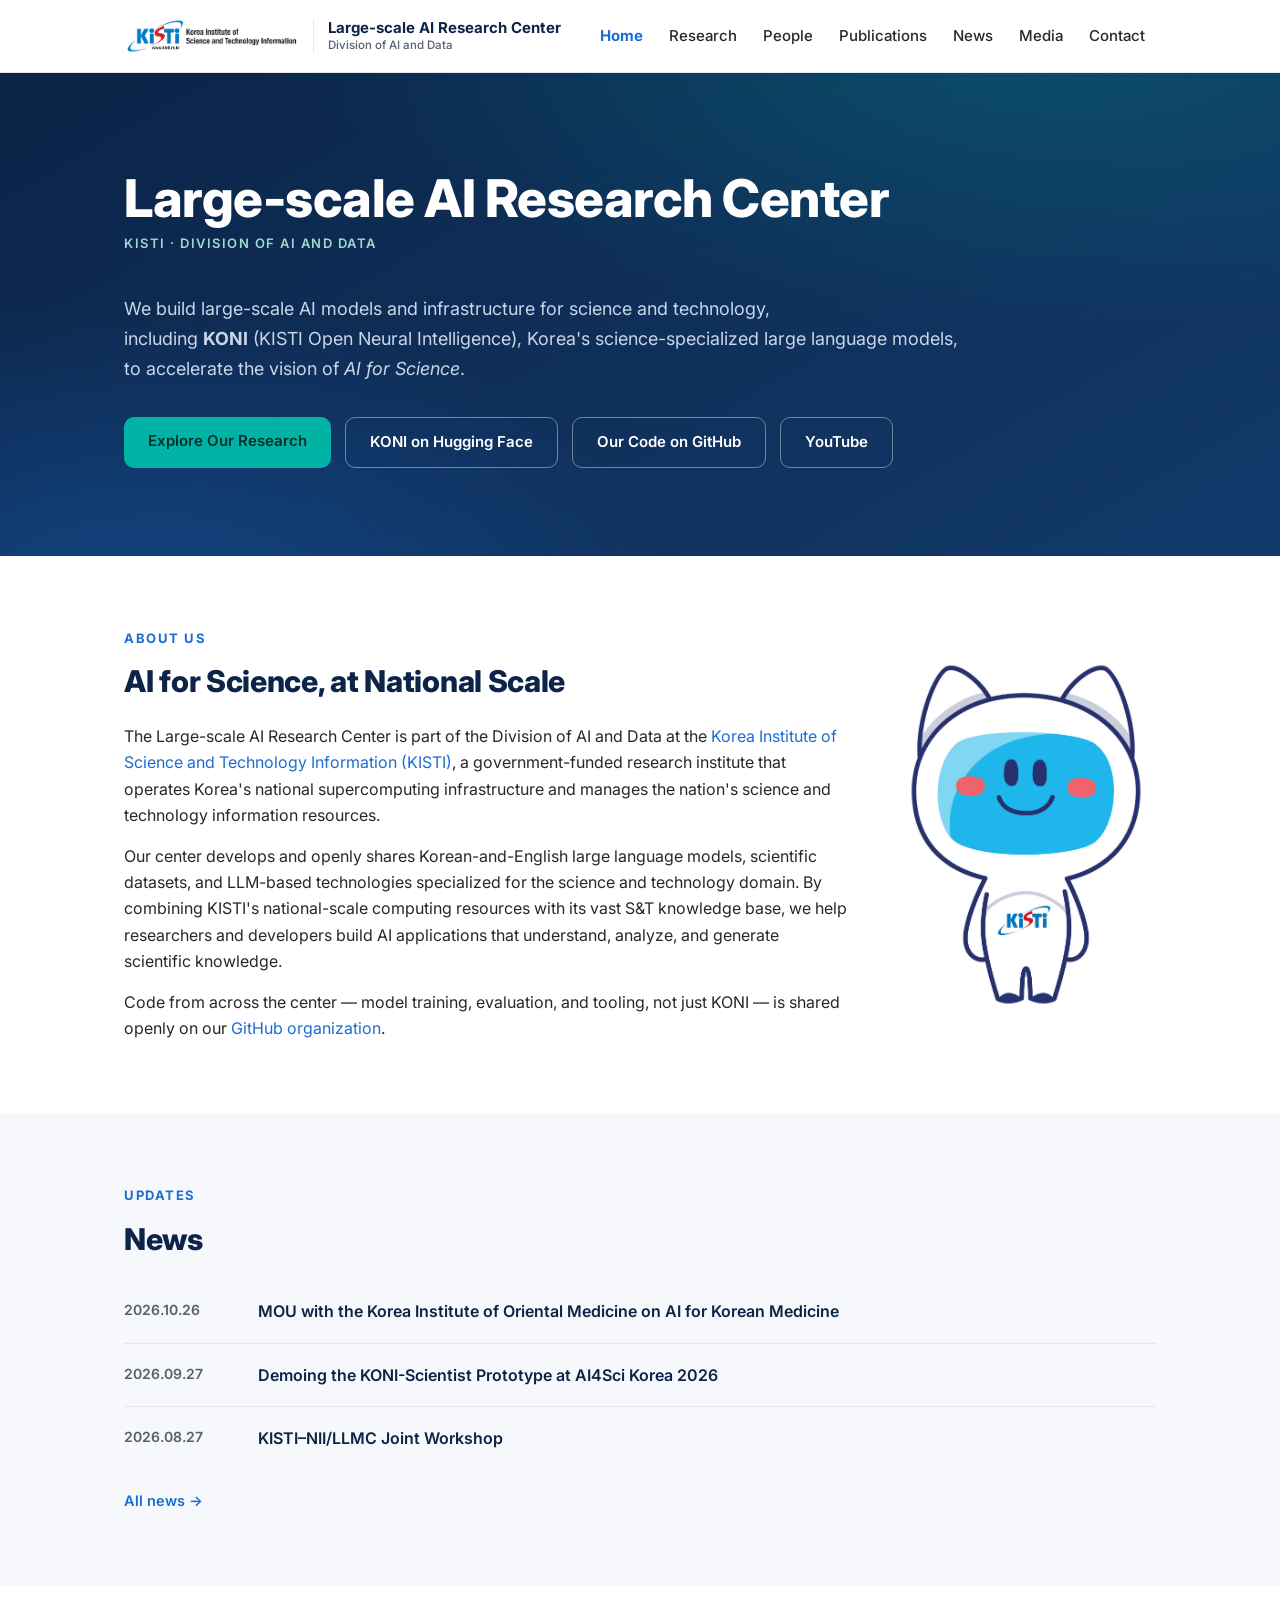
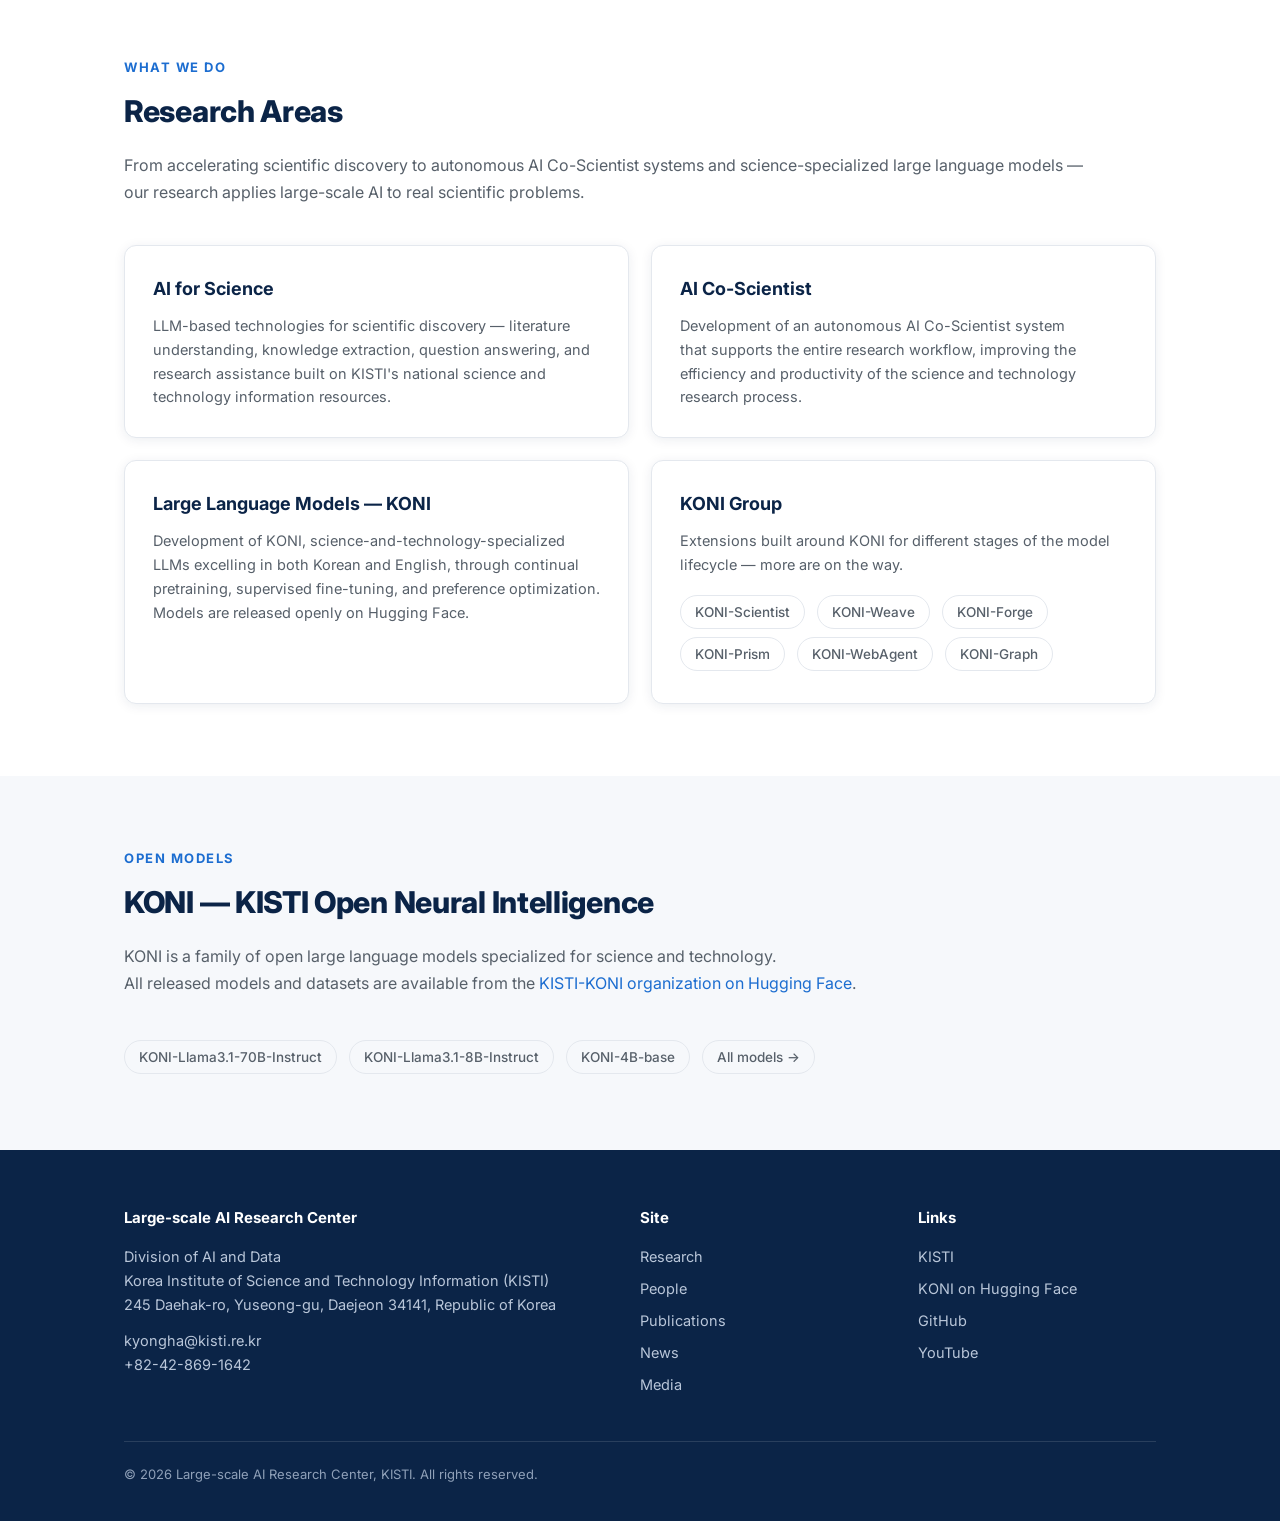
<file: index.html>
<!DOCTYPE html>
<html lang="en">
<head>
  <meta charset="UTF-8" />
  <meta name="viewport" content="width=device-width, initial-scale=1.0" />
  <title>KISTI-AI Research</title>
  <meta name="description" content="Large-scale AI Research Center, Division of AI and Data, Korea Institute of Science and Technology Information (KISTI). We develop KONI, Korea's science-specialized large language models, and pursue AI for Science." />
  <link rel="preconnect" href="https://fonts.googleapis.com" />
  <link rel="preconnect" href="https://fonts.gstatic.com" crossorigin />
  <link href="https://fonts.googleapis.com/css2?family=Inter:wght@400;500;600;700;800&family=Noto+Sans+KR:wght@400;500;700&display=swap" rel="stylesheet" />
  <link rel="icon" type="image/png" sizes="32x32" href="images/favicon-32.png" />
  <link rel="icon" type="image/png" sizes="192x192" href="images/favicon-192.png" />
  <link rel="apple-touch-icon" href="images/apple-touch-icon.png" />
  <!-- Bump ?v= whenever style.css changes, so browsers never pair cached CSS with new HTML. -->
  <link rel="stylesheet" href="assets/css/style.css?v=2026-11-05d" />
</head>
<body>

  <header class="site-header">
    <div class="container nav-wrap">
      <a class="brand" href="index.html">
        <img src="images/KISTI_logo.png" alt="KISTI — Korea Institute of Science and Technology Information" />
        <span class="brand-text">
          <span class="brand-name">Large-scale AI Research Center</span>
          <span class="brand-sub">Division of AI and Data</span>
        </span>
      </a>
      <button class="nav-toggle" aria-label="Toggle navigation" aria-expanded="false">☰</button>
      <nav class="site-nav">
        <ul>
          <li><a href="index.html" class="active">Home</a></li>
          <li><a href="research.html">Research</a></li>
          <li><a href="people.html">People</a></li>
          <li><a href="publications.html">Publications</a></li>
          <li><a href="news.html">News</a></li>
          <li><a href="media.html">Media</a></li>
          <li><a href="index.html#contact">Contact</a></li>
        </ul>
      </nav>
    </div>
  </header>

  <!-- Hero -->
  <section class="hero">
    <div class="container">
      <h1>Large-scale AI Research Center</h1>
      <span class="hero-kicker">KISTI &middot; Division of AI and Data</span>
      <p class="lead">
        We build large-scale AI models and infrastructure for science and technology,<br class="sb" />
        including <strong>KONI</strong> (KISTI Open Neural Intelligence), Korea's
        <span class="nowrap">science-specialized</span> large language models,<br class="sb" />
        to accelerate the vision of
        <em class="nowrap">AI for Science</em>.
      </p>
      <div class="hero-actions">
        <a class="btn btn-primary" href="research.html">Explore Our Research</a>
        <a class="btn btn-ghost" href="https://huggingface.co/KISTI-KONI" target="_blank" rel="noopener">KONI on Hugging Face</a>
        <a class="btn btn-ghost" href="https://github.com/KISTI-KONI" target="_blank" rel="noopener">Our Code on GitHub</a>
        <a class="btn btn-ghost" href="https://www.youtube.com/channel/UCPT6tS04saHyotXBanBHylQ" target="_blank" rel="noopener">YouTube</a>
      </div>
    </div>
  </section>

  <!-- About -->
  <section class="section" id="about">
    <div class="container about-split">
      <div>
        <div class="section-kicker">About Us</div>
        <h2>AI for Science, at National Scale</h2>
        <p>
          The Large-scale AI Research Center is part of the Division of AI and Data at the
          <a href="https://www.kisti.re.kr/eng/" target="_blank" rel="noopener">Korea Institute of
          Science and Technology Information (KISTI)</a>, a government-funded research institute
          that operates Korea's national supercomputing infrastructure and manages the nation's
          science and technology information resources.
        </p>
        <p>
          Our center develops and openly shares Korean-and-English large language models,
          scientific datasets, and LLM-based technologies specialized for the science and
          technology domain. By combining KISTI's national-scale computing resources with
          its vast S&amp;T knowledge base, we help researchers and developers build AI
          applications that understand, analyze, and generate scientific knowledge.
        </p>
        <p>
          Code from across the center&nbsp;— model training, evaluation, and tooling, not
          just KONI&nbsp;— is shared openly on our
          <a href="https://github.com/KISTI-KONI" target="_blank" rel="noopener">GitHub organization</a>.
        </p>
      </div>
      <img class="mascot" src="images/KION.jpg" alt="KION, the KISTI mascot" />
    </div>
  </section>

  <!-- News -->
  <section class="section soft" id="news">
    <div class="container">
      <div class="section-kicker">Updates</div>
      <h2>News</h2>
      <!-- Latest headlines only — the full text lives on news.html, reached
           through the "All news" link below. Keep this to the newest 2-3. -->
      <ul class="news-list news-titles">
        <li>
          <time>2026.10.26</time>
          <span>MOU with the Korea Institute of Oriental Medicine on AI for Korean Medicine</span>
        </li>
        <li>
          <time>2026.09.27</time>
          <span>Demoing the KONI-Scientist Prototype at AI4Sci Korea 2026</span>
        </li>
        <li>
          <time>2026.08.27</time>
          <span>KISTI–NII/LLMC Joint Workshop</span>
        </li>
      </ul>
      <p class="more-link"><a href="news.html">All news →</a></p>
    </div>
  </section>

  <!-- Research highlights -->
  <section class="section" id="research">
    <div class="container">
      <div class="section-kicker">What We Do</div>
      <h2>Research Areas</h2>
      <p class="section-intro">
        From accelerating scientific discovery to autonomous <span class="nowrap">AI Co-Scientist</span> systems and
        <span class="nowrap">science-specialized</span> large language models&nbsp;—<br class="sb" />
        our research applies large-scale AI to real scientific problems.
      </p>
      <div class="card-grid card-grid-2">
        <div class="card">
          <h3>AI for Science</h3>
          <p>
            LLM-based technologies for scientific discovery&nbsp;— literature understanding,
            knowledge extraction, question answering, and research assistance built on
            KISTI's national science and technology information resources.
          </p>
        </div>
        <div class="card">
          <h3>AI Co-Scientist</h3>
          <p>
            Development of an autonomous AI Co-Scientist system that supports the entire
            research workflow, improving the efficiency and productivity of the science
            and technology research process.
          </p>
        </div>
        <div class="card">
          <h3>Large Language Models&nbsp;— KONI</h3>
          <p>
            Development of KONI, science-and-technology-specialized LLMs excelling in both
            Korean and English, through continual pretraining, supervised fine-tuning,
            and preference optimization. Models are released openly on Hugging Face.
          </p>
        </div>
        <div class="card" id="koni-group">
          <h3>KONI Group</h3>
          <p>
            Extensions built around KONI for different stages of the model lifecycle&nbsp;—
            more are on the way.
          </p>
          <div class="model-links">
                        <a href="research.html#koni-scientist">KONI-Scientist</a>
<a href="research.html#koni-weave">KONI-Weave</a>
            <a href="research.html#koni-forge">KONI-Forge</a>
            <a href="research.html#koni-prism">KONI-Prism</a>
            <a href="research.html#koni-webagent">KONI-WebAgent</a>
            <a href="research.html#koni-graph">KONI-Graph</a>
          </div>
        </div>
      </div>
    </div>
  </section>

  <!-- KONI models -->
  <section class="section soft" id="models">
    <div class="container">
      <div class="section-kicker">Open Models</div>
      <h2>KONI&nbsp;— KISTI Open Neural Intelligence</h2>
      <p class="section-intro">
        KONI is a family of open large language models specialized for science and
        technology.<br class="sb" /> All released models and datasets are available from the
        <a href="https://huggingface.co/KISTI-KONI" target="_blank" rel="noopener">KISTI-KONI
        organization on Hugging Face</a>.
      </p>
      <div class="model-links">
        <a href="https://huggingface.co/KISTI-KONI/KONI-Llama3.1-70B-Instruct-20241115" target="_blank" rel="noopener">KONI-Llama3.1-70B-Instruct</a>
        <a href="https://huggingface.co/KISTI-KONI/KONI-Llama3.1-8B-Instruct-20241024" target="_blank" rel="noopener">KONI-Llama3.1-8B-Instruct</a>
        <a href="https://huggingface.co/KISTI-KONI/KONI-4B-base-20250819" target="_blank" rel="noopener">KONI-4B-base</a>
        <a href="https://huggingface.co/KISTI-KONI" target="_blank" rel="noopener">All models →</a>
      </div>
    </div>
  </section>

  <!-- Footer / Contact -->
  <footer class="site-footer" id="contact">
    <div class="container">
      <div class="footer-grid">
        <div>
          <h4>Large-scale AI Research Center</h4>
          <p>
            Division of AI and Data<br />
            Korea Institute of Science and Technology Information (KISTI)<br />
            245 Daehak-ro, Yuseong-gu, Daejeon 34141, Republic of Korea
          </p>
          <p class="footer-contact">
            <a href="mailto:kyongha@kisti.re.kr">kyongha@kisti.re.kr</a><br />
            <a href="tel:+82428691642">+82-42-869-1642</a>
          </p>
        </div>
        <div>
          <h4>Site</h4>
          <ul>
            <li><a href="research.html">Research</a></li>
            <li><a href="people.html">People</a></li>
            <li><a href="publications.html">Publications</a></li>
            <li><a href="news.html">News</a></li>
            <li><a href="media.html">Media</a></li>
          </ul>
        </div>
        <div>
          <h4>Links</h4>
          <ul>
            <li><a href="https://www.kisti.re.kr/eng/" target="_blank" rel="noopener">KISTI</a></li>
            <li><a href="https://huggingface.co/KISTI-KONI" target="_blank" rel="noopener">KONI on Hugging Face</a></li>
            <li><a href="https://github.com/KISTI-KONI" target="_blank" rel="noopener">GitHub</a></li>
            <li><a href="https://www.youtube.com/channel/UCPT6tS04saHyotXBanBHylQ" target="_blank" rel="noopener">YouTube</a></li>
          </ul>
        </div>
      </div>
      <div class="footer-bottom">
        &copy; 2026 Large-scale AI Research Center, KISTI. All rights reserved.
      </div>
    </div>
  </footer>

  <script src="assets/js/main.js"></script>
</body>
</html>
</file>
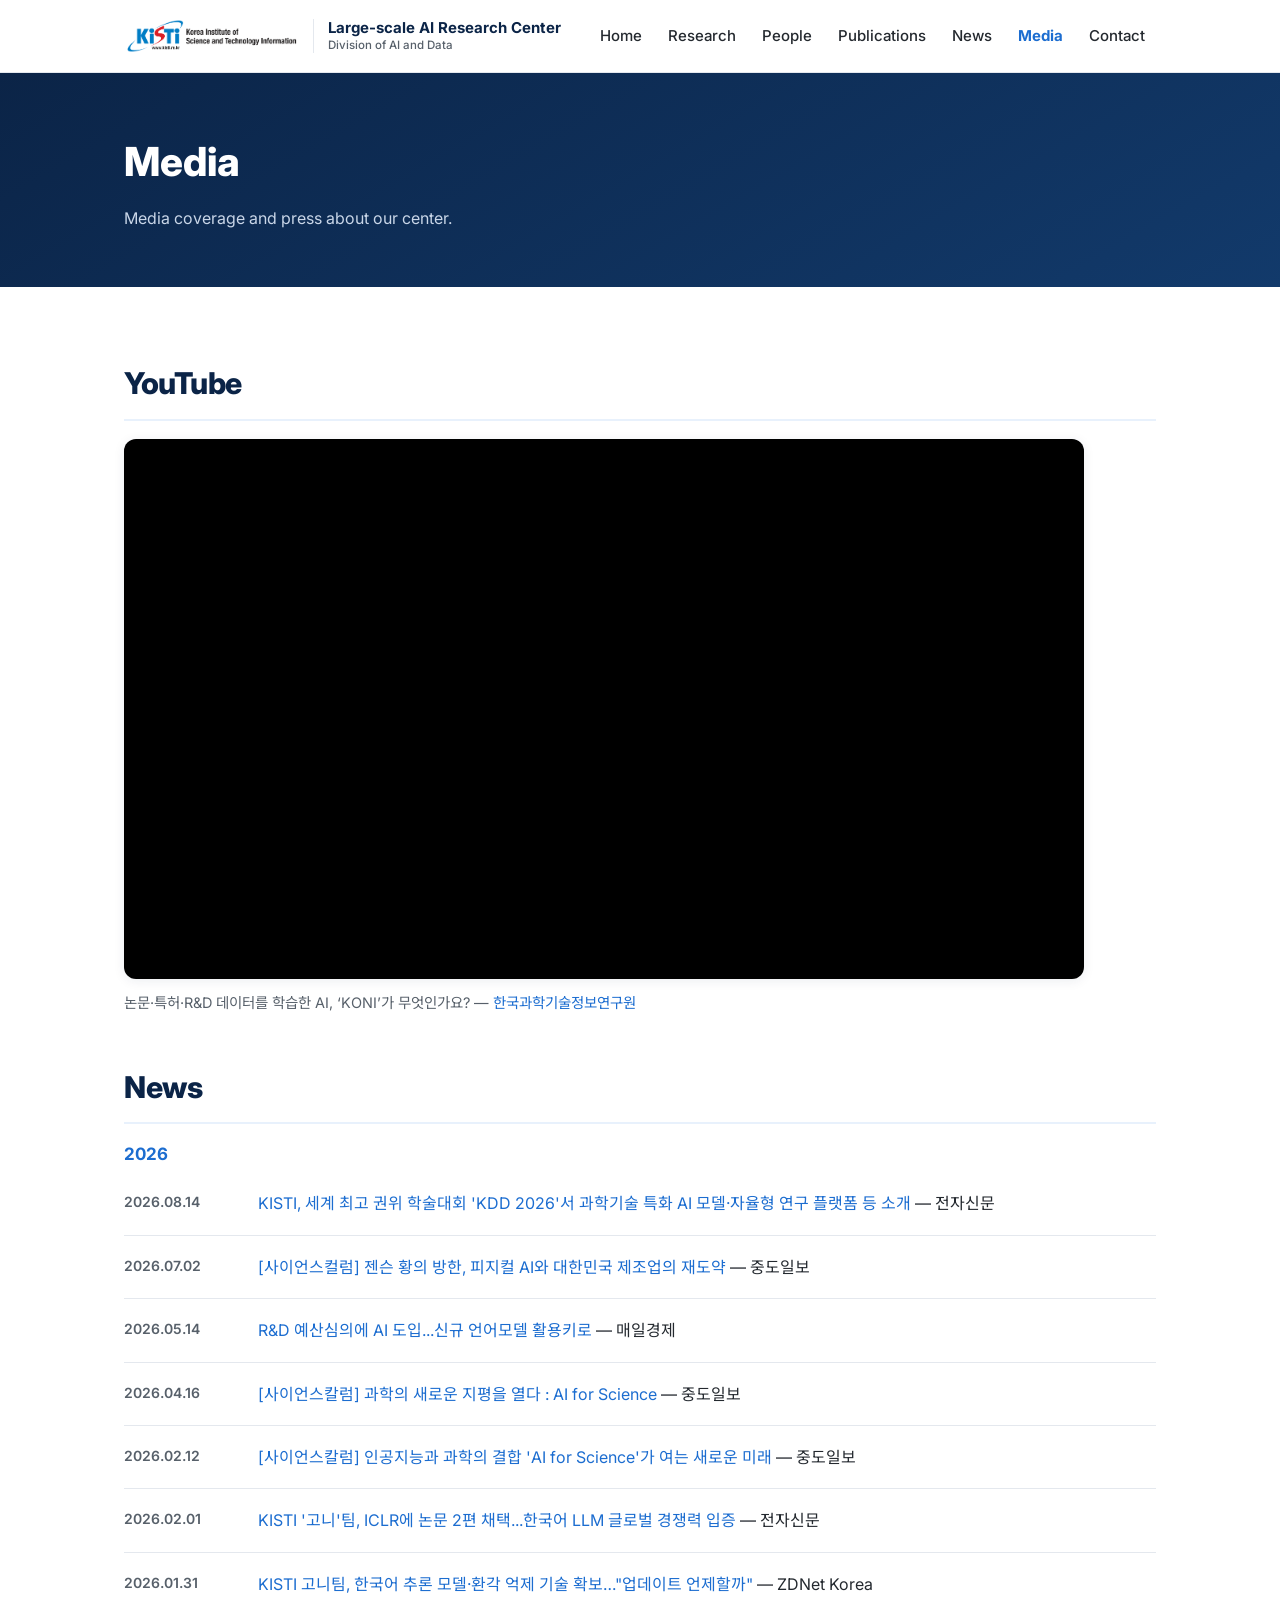
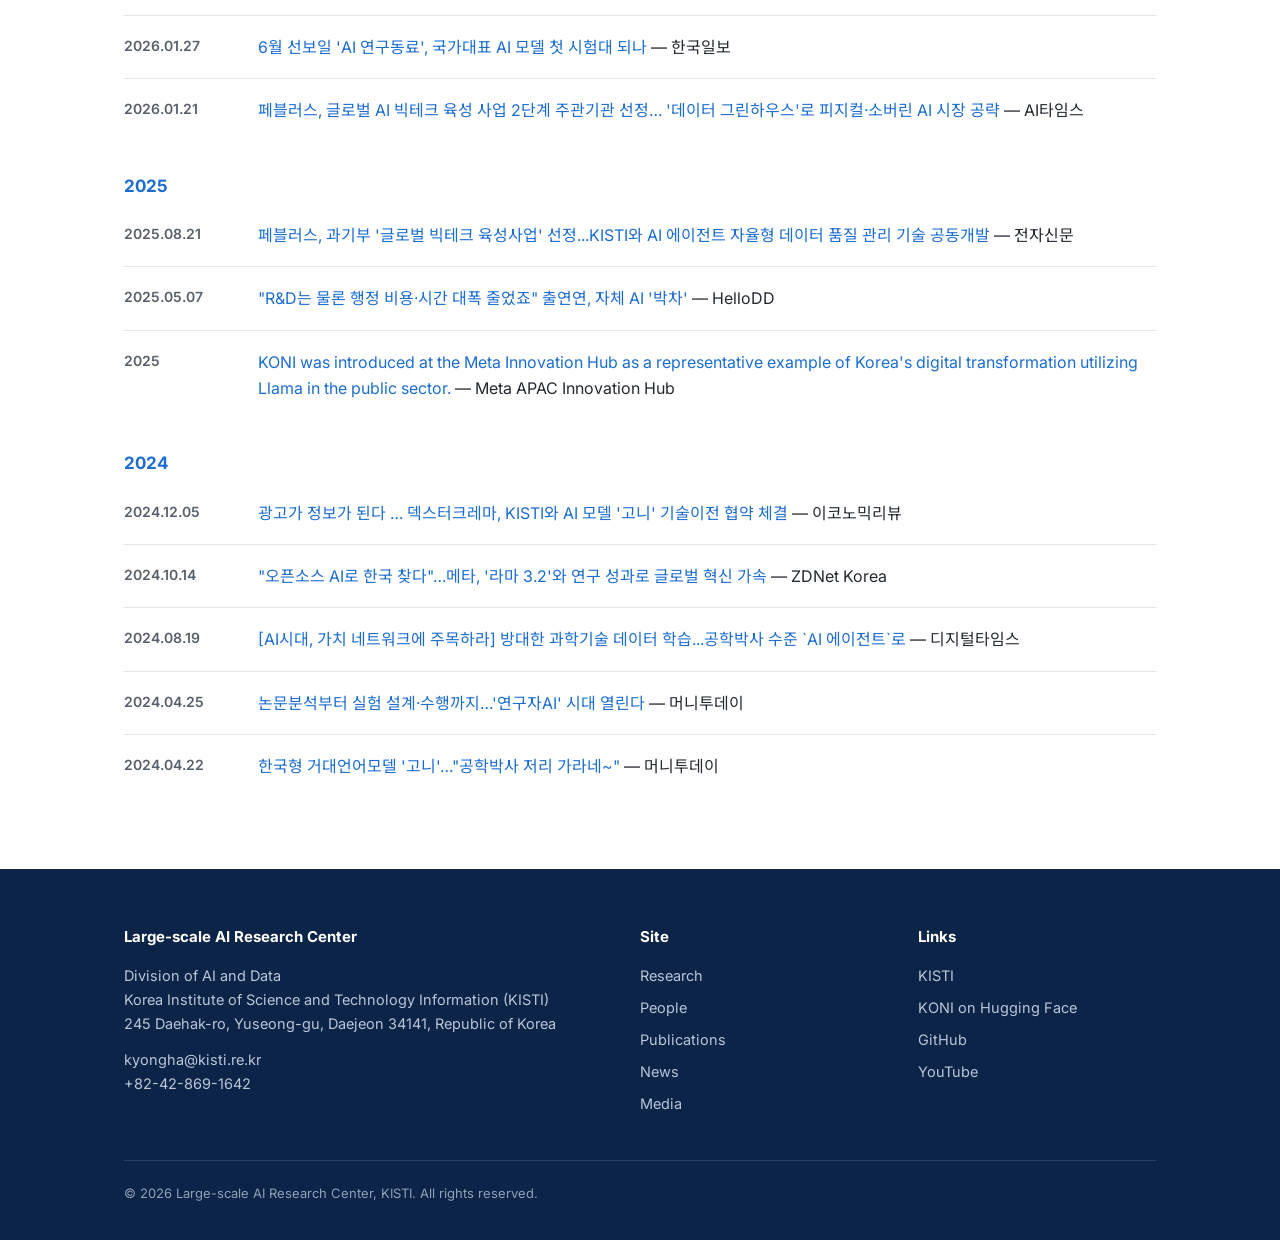
<file: media.html>
<!DOCTYPE html>
<html lang="en">
<head>
  <meta charset="UTF-8" />
  <meta name="viewport" content="width=device-width, initial-scale=1.0" />
  <title>KISTI-AI Research | Media</title>
  <meta name="description" content="Media coverage and press for the Large-scale AI Research Center, Division of AI and Data, KISTI." />
  <link rel="preconnect" href="https://fonts.googleapis.com" />
  <link rel="preconnect" href="https://fonts.gstatic.com" crossorigin />
  <link href="https://fonts.googleapis.com/css2?family=Inter:wght@400;500;600;700;800&family=Noto+Sans+KR:wght@400;500;700&display=swap" rel="stylesheet" />
  <link rel="icon" type="image/png" sizes="32x32" href="images/favicon-32.png" />
  <link rel="icon" type="image/png" sizes="192x192" href="images/favicon-192.png" />
  <link rel="apple-touch-icon" href="images/apple-touch-icon.png" />
  <!-- Bump ?v= whenever style.css changes, so browsers never pair cached CSS with new HTML. -->
  <link rel="stylesheet" href="assets/css/style.css?v=2026-11-05d" />
</head>
<body>

  <header class="site-header">
    <div class="container nav-wrap">
      <a class="brand" href="index.html">
        <img src="images/KISTI_logo.png" alt="KISTI — Korea Institute of Science and Technology Information" />
        <span class="brand-text">
          <span class="brand-name">Large-scale AI Research Center</span>
          <span class="brand-sub">Division of AI and Data</span>
        </span>
      </a>
      <button class="nav-toggle" aria-label="Toggle navigation" aria-expanded="false">☰</button>
      <nav class="site-nav">
        <ul>
          <li><a href="index.html">Home</a></li>
          <li><a href="research.html">Research</a></li>
          <li><a href="people.html">People</a></li>
          <li><a href="publications.html">Publications</a></li>
          <li><a href="news.html">News</a></li>
          <li><a href="media.html" class="active">Media</a></li>
          <li><a href="index.html#contact">Contact</a></li>
        </ul>
      </nav>
    </div>
  </header>

  <section class="page-hero">
    <div class="container">
      <h1>Media</h1>
      <p>Media coverage and press about our center.</p>
    </div>
  </section>

  <section class="section">
    <div class="container">

      <!-- ================================================================
           HOW TO ADD A MEDIA ITEM
           Add entries here once content is available.
           ================================================================ -->

      <h2 class="group-title">YouTube</h2>
      <div class="video-embed">
        <iframe
          src="https://www.youtube.com/embed/gL83Z94c4Mw"
          title="논문·특허·R&amp;D 데이터를 학습한 AI, &#39;KONI&#39;가 무엇인가요?"
          allow="accelerometer; autoplay; clipboard-write; encrypted-media; gyroscope; picture-in-picture; web-share"
          referrerpolicy="strict-origin-when-cross-origin"
          loading="lazy"
          allowfullscreen></iframe>
      </div>
      <p class="video-caption">
        논문·특허·R&amp;D 데이터를 학습한 AI, ‘KONI’가 무엇인가요?&nbsp;—
        <a href="https://www.youtube.com/@KISTIV" target="_blank" rel="noopener">한국과학기술정보연구원</a>
      </p>

      <h2 class="group-title">News</h2>

      <h3 class="year-title">2026</h3>
      <ul class="news-list">
        <li>
          <time>2026.08.14</time>
          <span><a href="https://www.etnews.com/20260814000161" target="_blank" rel="noopener">KISTI, 세계 최고 권위 학술대회 'KDD 2026'서 과학기술 특화 AI 모델·자율형 연구 플랫폼 등 소개</a>&nbsp;— 전자신문</span>
        </li>
        <li>
          <time>2026.07.02</time>
          <span><a href="https://www.joongdo.co.kr/web/view.php?key=20260702010000641" target="_blank" rel="noopener">[사이언스컬럼] 젠슨 황의 방한, 피지컬 AI와 대한민국 제조업의 재도약</a>&nbsp;— 중도일보</span>
        </li>
        <li>
          <time>2026.05.14</time>
          <span><a href="https://www.mk.co.kr/news/it/12047566" target="_blank" rel="noopener">R&amp;D 예산심의에 AI 도입...신규 언어모델 활용키로</a>&nbsp;— 매일경제</span>
        </li>
        <li>
          <time>2026.04.16</time>
          <span><a href="https://www.joongdo.co.kr/web/view.php?key=20260416010004858" target="_blank" rel="noopener">[사이언스칼럼] 과학의 새로운 지평을 열다 : AI for Science</a>&nbsp;— 중도일보</span>
        </li>
        <li>
          <time>2026.02.12</time>
          <span><a href="https://www.joongdo.co.kr/web/view.php?key=20260212010004748" target="_blank" rel="noopener">[사이언스칼럼] 인공지능과 과학의 결합 'AI for Science'가 여는 새로운 미래</a>&nbsp;— 중도일보</span>
        </li>
        <li>
          <time>2026.02.01</time>
          <span><a href="https://www.etnews.com/20260201000084" target="_blank" rel="noopener">KISTI '고니'팀, ICLR에 논문 2편 채택...한국어 LLM 글로벌 경쟁력 입증</a>&nbsp;— 전자신문</span>
        </li>
        <li>
          <time>2026.01.31</time>
          <span><a href="https://zdnet.co.kr/view/?no=20260131193659" target="_blank" rel="noopener">KISTI 고니팀, 한국어 추론 모델·환각 억제 기술 확보…"업데이트 언제할까"</a>&nbsp;— ZDNet Korea</span>
        </li>
        <li>
          <time>2026.01.27</time>
          <span><a href="https://n.news.naver.com/mnews/article/469/0000911274?sid=105" target="_blank" rel="noopener">6월 선보일 'AI 연구동료', 국가대표 AI 모델 첫 시험대 되나</a>&nbsp;— 한국일보</span>
        </li>
        <li>
          <time>2026.01.21</time>
          <span><a href="https://www.aitimes.kr/news/articleView.html?idxno=38244" target="_blank" rel="noopener">페블러스, 글로벌 AI 빅테크 육성 사업 2단계 주관기관 선정… '데이터 그린하우스'로 피지컬·소버린 AI 시장 공략</a>&nbsp;— AI타임스</span>
        </li>
      </ul>

      <h3 class="year-title">2025</h3>
      <ul class="news-list">
        <li>
          <time>2025.08.21</time>
          <span><a href="https://www.etnews.com/20250821000020" target="_blank" rel="noopener">페블러스, 과기부 '글로벌 빅테크 육성사업' 선정...KISTI와 AI 에이전트 자율형 데이터 품질 관리 기술 공동개발</a>&nbsp;— 전자신문</span>
        </li>
        <li>
          <time>2025.05.07</time>
          <span><a href="https://www.hellodd.com/news/articleView.html?idxno=107809" target="_blank" rel="noopener">"R&amp;D는 물론 행정 비용·시간 대폭 줄었죠" 출연연, 자체 AI '박차'</a>&nbsp;— HelloDD</span>
        </li>
        <li>
          <time>2025</time>
          <span><a href="https://about.meta.com/apacinnovationhub/ai-for-organizations" target="_blank" rel="noopener">KONI was introduced at the Meta Innovation Hub as a representative example of Korea's digital transformation utilizing Llama in the public sector.</a>&nbsp;— Meta APAC Innovation Hub</span>
        </li>
      </ul>

      <h3 class="year-title">2024</h3>
      <ul class="news-list">
        <li>
          <time>2024.12.05</time>
          <span><a href="https://www.econovill.com/news/articleView.html?idxno=675746" target="_blank" rel="noopener">광고가 정보가 된다 … 덱스터크레마, KISTI와 AI 모델 '고니' 기술이전 협약 체결</a>&nbsp;— 이코노믹리뷰</span>
        </li>
        <li>
          <time>2024.10.14</time>
          <span><a href="https://zdnet.co.kr/view/?no=20241014170020" target="_blank" rel="noopener">"오픈소스 AI로 한국 찾다"…메타, '라마 3.2'와 연구 성과로 글로벌 혁신 가속</a>&nbsp;— ZDNet Korea</span>
        </li>
        <li>
          <time>2024.08.19</time>
          <span><a href="https://www.dt.co.kr/article/11606822" target="_blank" rel="noopener">[AI시대, 가치 네트워크에 주목하라] 방대한 과학기술 데이터 학습...공학박사 수준 `AI 에이전트`로</a>&nbsp;— 디지털타임스</span>
        </li>
        <li>
          <time>2024.04.25</time>
          <span><a href="https://www.mt.co.kr/tech/2024/04/25/2024042513053043033" target="_blank" rel="noopener">논문분석부터 실험 설계·수행까지…'연구자AI' 시대 열린다</a>&nbsp;— 머니투데이</span>
        </li>
        <li>
          <time>2024.04.22</time>
          <span><a href="https://www.mt.co.kr/tech/2024/04/22/2024041908542180678" target="_blank" rel="noopener">한국형 거대언어모델 '고니'…"공학박사 저리 가라네~"</a>&nbsp;— 머니투데이</span>
        </li>
      </ul>

    </div>
  </section>

  <footer class="site-footer" id="contact">
    <div class="container">
      <div class="footer-grid">
        <div>
          <h4>Large-scale AI Research Center</h4>
          <p>
            Division of AI and Data<br />
            Korea Institute of Science and Technology Information (KISTI)<br />
            245 Daehak-ro, Yuseong-gu, Daejeon 34141, Republic of Korea
          </p>
          <p class="footer-contact">
            <a href="mailto:kyongha@kisti.re.kr">kyongha@kisti.re.kr</a><br />
            <a href="tel:+82428691642">+82-42-869-1642</a>
          </p>
        </div>
        <div>
          <h4>Site</h4>
          <ul>
            <li><a href="research.html">Research</a></li>
            <li><a href="people.html">People</a></li>
            <li><a href="publications.html">Publications</a></li>
            <li><a href="news.html">News</a></li>
            <li><a href="media.html">Media</a></li>
          </ul>
        </div>
        <div>
          <h4>Links</h4>
          <ul>
            <li><a href="https://www.kisti.re.kr/eng/" target="_blank" rel="noopener">KISTI</a></li>
            <li><a href="https://huggingface.co/KISTI-KONI" target="_blank" rel="noopener">KONI on Hugging Face</a></li>
            <li><a href="https://github.com/KISTI-KONI" target="_blank" rel="noopener">GitHub</a></li>
            <li><a href="https://www.youtube.com/channel/UCPT6tS04saHyotXBanBHylQ" target="_blank" rel="noopener">YouTube</a></li>
          </ul>
        </div>
      </div>
      <div class="footer-bottom">
        &copy; 2026 Large-scale AI Research Center, KISTI. All rights reserved.
      </div>
    </div>
  </footer>

  <script src="assets/js/main.js"></script>
</body>
</html>
</file>
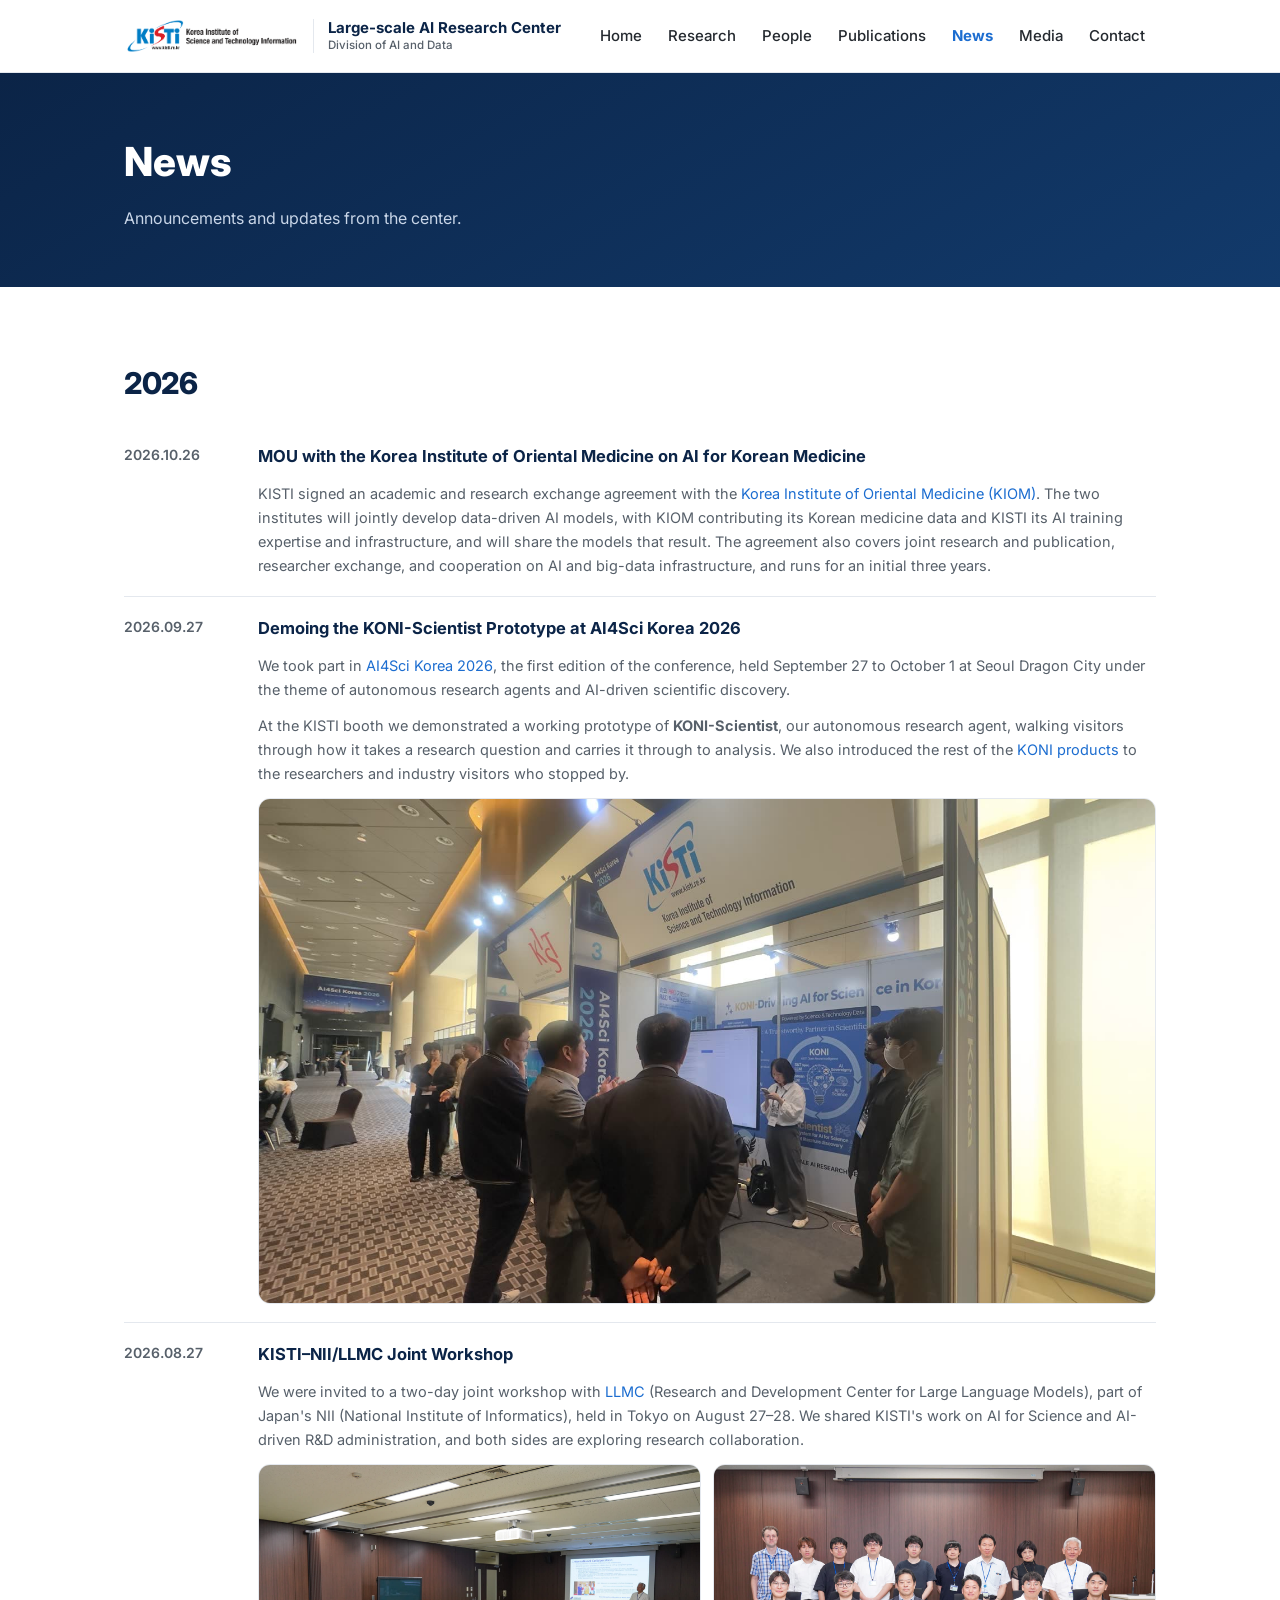
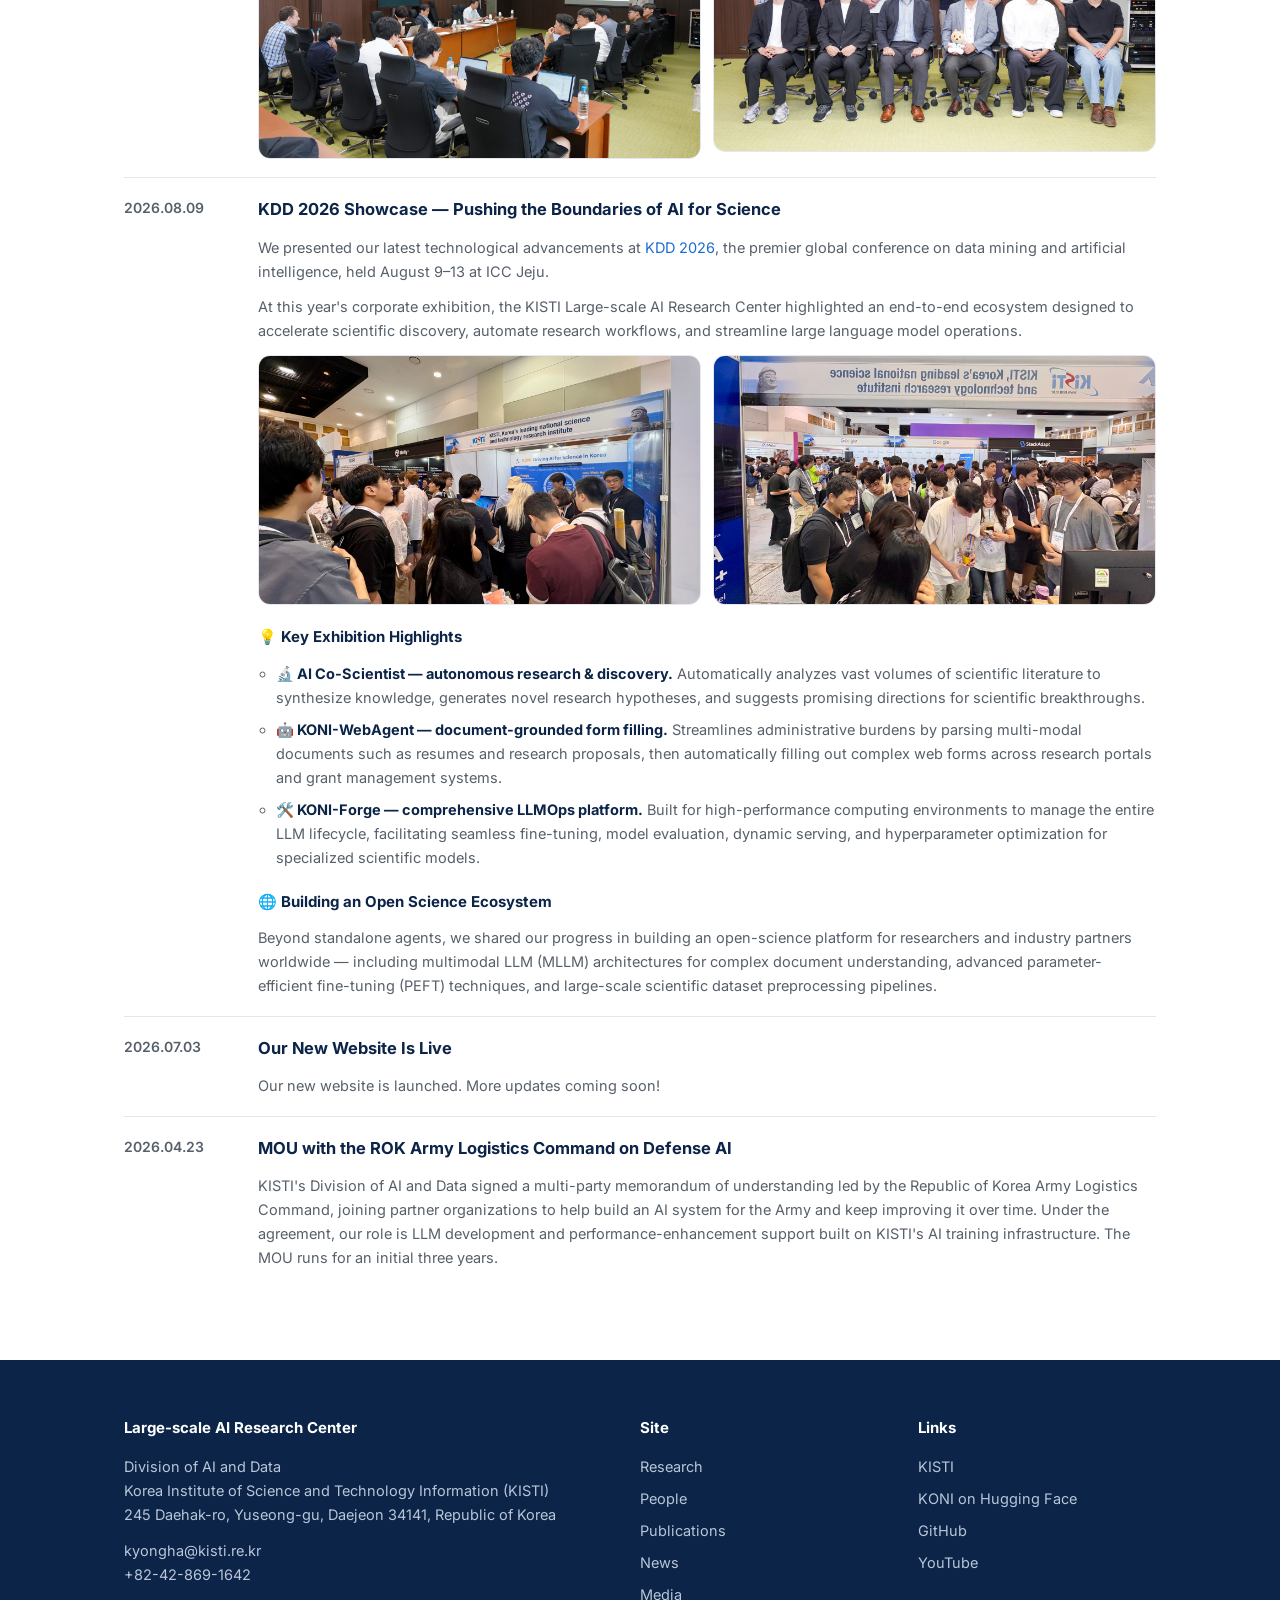
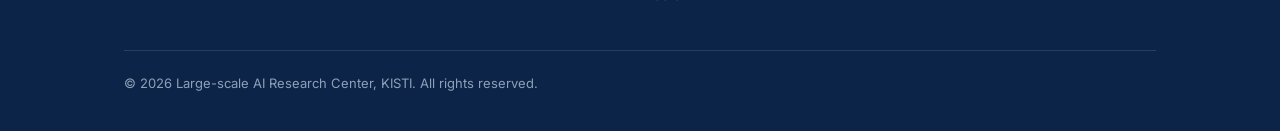
<file: news.html>
<!DOCTYPE html>
<html lang="en">
<head>
  <meta charset="UTF-8" />
  <meta name="viewport" content="width=device-width, initial-scale=1.0" />
  <title>KISTI-AI Research | News</title>
  <meta name="description" content="News and announcements from the Large-scale AI Research Center, Division of AI and Data, KISTI." />
  <link rel="preconnect" href="https://fonts.googleapis.com" />
  <link rel="preconnect" href="https://fonts.gstatic.com" crossorigin />
  <link href="https://fonts.googleapis.com/css2?family=Inter:wght@400;500;600;700;800&family=Noto+Sans+KR:wght@400;500;700&display=swap" rel="stylesheet" />
  <link rel="icon" type="image/png" sizes="32x32" href="images/favicon-32.png" />
  <link rel="icon" type="image/png" sizes="192x192" href="images/favicon-192.png" />
  <link rel="apple-touch-icon" href="images/apple-touch-icon.png" />
  <!-- Bump ?v= whenever style.css changes, so browsers never pair cached CSS with new HTML. -->
  <link rel="stylesheet" href="assets/css/style.css?v=2026-11-05d" />
</head>
<body>

  <header class="site-header">
    <div class="container nav-wrap">
      <a class="brand" href="index.html">
        <img src="images/KISTI_logo.png" alt="KISTI — Korea Institute of Science and Technology Information" />
        <span class="brand-text">
          <span class="brand-name">Large-scale AI Research Center</span>
          <span class="brand-sub">Division of AI and Data</span>
        </span>
      </a>
      <button class="nav-toggle" aria-label="Toggle navigation" aria-expanded="false">☰</button>
      <nav class="site-nav">
        <ul>
          <li><a href="index.html">Home</a></li>
          <li><a href="research.html">Research</a></li>
          <li><a href="people.html">People</a></li>
          <li><a href="publications.html">Publications</a></li>
          <li><a href="news.html" class="active">News</a></li>
          <li><a href="media.html">Media</a></li>
          <li><a href="index.html#contact">Contact</a></li>
        </ul>
      </nav>
    </div>
  </header>

  <section class="page-hero">
    <div class="container">
      <h1>News</h1>
      <p>Announcements and updates from the center.</p>
    </div>
  </section>

  <section class="section">
    <div class="container">

      <!-- ================================================================
           HOW TO ADD A NEWS ITEM
           Copy one of the <li> blocks below into the list for its year:
             - id     : short kebab-case slug, unique across the page. Lets a
                        single entry be shared as news.html#that-slug.
             - <time> : YYYY.MM.DD (use YYYY.MM if the day does not matter)
             - <h3>   : the headline — keep it short enough to read as a
                        one-line title on the home page
             - <p>    : the body; link out where it helps
           Keep entries newest-first. When the year changes, add a new
           <h2 class="pub-year"> heading followed by its own <ul>.

           The home page (index.html) lists only the latest few HEADLINES as
           plain text, with one "All news" link to this page. When you add an
           item, copy its headline there too and drop the oldest one.

           This page is for our own announcements — awards, events, booths,
           releases, hiring. Press coverage by outside outlets goes on
           media.html instead.
           ================================================================ -->

      <h2 class="pub-year">2026</h2>
      <ul class="news-list">
        <li id="kiom-mou">
          <time>2026.10.26</time>
          <div class="news-body">
            <h3>MOU with the Korea Institute of Oriental Medicine on AI for Korean Medicine</h3>
            <p>
              KISTI signed an academic and research exchange agreement with the
              <a href="https://www.kiom.re.kr/eng/" target="_blank" rel="noopener">Korea Institute of
              Oriental Medicine (KIOM)</a>. The two institutes will jointly develop data-driven AI
              models, with KIOM contributing its Korean medicine data and KISTI its AI training
              expertise and infrastructure, and will share the models that result. The agreement
              also covers joint research and publication, researcher exchange, and cooperation on
              AI and big-data infrastructure, and runs for an initial three years.
            </p>
          </div>
        </li>
        <li id="ai4sci-korea-2026">
          <time>2026.09.27</time>
          <div class="news-body">
            <h3>Demoing the KONI-Scientist Prototype at AI4Sci Korea 2026</h3>
            <p>
              We took part in <a href="https://ai4scikorea.org/" target="_blank" rel="noopener">AI4Sci
              Korea 2026</a>, the first edition of the conference, held September 27 to October 1 at
              Seoul Dragon City under the theme of autonomous research agents and AI-driven
              scientific discovery.
            </p>
            <p>
              At the KISTI booth we demonstrated a working prototype of <strong>KONI-Scientist</strong>,
              our autonomous research agent, walking visitors through how it takes a research question
              and carries it through to analysis. We also introduced the rest of the
              <a href="research.html#koni">KONI products</a> to the researchers and industry visitors
              who stopped by.
            </p>

            <div class="news-figures">
              <img src="images/AI4Sci_img.jpg" alt="Visitors at the KISTI booth during AI4Sci Korea 2026" width="1600" height="900" loading="lazy" />
            </div>
          </div>
        </li>
        <li id="nii-llmc-workshop">
          <time>2026.08.27</time>
          <div class="news-body">
            <h3>KISTI–NII/LLMC Joint Workshop</h3>
            <p>
              We were invited to a two-day joint workshop with
              <a href="https://llmc.nii.ac.jp/en/" target="_blank" rel="noopener">LLMC</a>
              (Research and Development Center for Large Language Models), part of Japan's
              NII (National Institute of Informatics), held in Tokyo on August 27–28.
              We shared KISTI's work on AI for Science and AI-driven R&amp;D administration,
              and both sides are exploring research collaboration.
            </p>

            <div class="news-figures">
              <img src="images/NII2026_img01.jpg" alt="A session at the KISTI–NII/LLMC joint workshop in Tokyo" width="1600" height="1066" loading="lazy" />
              <img src="images/NII2026_img02.jpg" alt="Participants of the KISTI–NII/LLMC joint workshop" width="1600" height="1038" loading="lazy" />
            </div>
          </div>
        </li>
        <li id="kdd-2026">
          <time>2026.08.09</time>
          <div class="news-body">
            <h3>KDD 2026 Showcase&nbsp;— Pushing the Boundaries of AI for Science</h3>
            <p>
              We presented our latest technological advancements at
              <a href="https://kdd2026.kdd.org/" target="_blank" rel="noopener">KDD 2026</a>, the
              premier global conference on data mining and artificial intelligence, held
              August 9–13 at ICC Jeju.
            </p>
            <p>
              At this year's corporate exhibition, the KISTI Large-scale AI Research Center
              highlighted an end-to-end ecosystem designed to accelerate scientific discovery,
              automate research workflows, and streamline large language model operations.
            </p>

            <div class="news-figures">
              <img src="images/KDD2026_img01.jpg" alt="The KISTI Large-scale AI Research Center booth at KDD 2026" width="1600" height="900" loading="lazy" />
              <img src="images/KDD2026_img02.jpg" alt="Visitors at the KISTI booth during the KDD 2026 corporate exhibition" width="1600" height="900" loading="lazy" />
            </div>

            <h4>💡 Key Exhibition Highlights</h4>
            <ul>
              <li>
                <strong>🔬 AI Co-Scientist&nbsp;— autonomous research &amp; discovery.</strong>
                Automatically analyzes vast volumes of scientific literature to synthesize
                knowledge, generates novel research hypotheses, and suggests promising
                directions for scientific breakthroughs.
              </li>
              <li>
                <strong>🤖 KONI-WebAgent&nbsp;— document-grounded form filling.</strong>
                Streamlines administrative burdens by parsing multi-modal documents such as
                resumes and research proposals, then automatically filling out complex web
                forms across research portals and grant management systems.
              </li>
              <li>
                <strong>🛠️ KONI-Forge&nbsp;— comprehensive LLMOps platform.</strong>
                Built for high-performance computing environments to manage the entire LLM
                lifecycle, facilitating seamless fine-tuning, model evaluation, dynamic
                serving, and hyperparameter optimization for specialized scientific models.
              </li>
            </ul>

            <h4>🌐 Building an Open Science Ecosystem</h4>
            <p>
              Beyond standalone agents, we shared our progress in building an open-science
              platform for researchers and industry partners worldwide&nbsp;— including multimodal
              LLM (MLLM) architectures for complex document understanding, advanced
              parameter-efficient fine-tuning (PEFT) techniques, and large-scale scientific
              dataset preprocessing pipelines.
            </p>
          </div>
        </li>
        <li id="website-launch">
          <time>2026.07.03</time>
          <div class="news-body">
            <h3>Our New Website Is Live</h3>
            <p>Our new website is launched. More updates coming soon!</p>
          </div>
        </li>
        <li id="army-logistics-mou">
          <time>2026.04.23</time>
          <div class="news-body">
            <h3>MOU with the ROK Army Logistics Command on Defense AI</h3>
            <p>
              KISTI's Division of AI and Data signed a multi-party memorandum of understanding
              led by the Republic of Korea Army Logistics Command, joining partner organizations
              to help build an AI system for the Army and keep improving it over time. Under the
              agreement, our role is LLM development and performance-enhancement support built on
              KISTI's AI training infrastructure. The MOU runs for an initial three years.
            </p>
          </div>
        </li>
      </ul>

    </div>
  </section>

  <footer class="site-footer" id="contact">
    <div class="container">
      <div class="footer-grid">
        <div>
          <h4>Large-scale AI Research Center</h4>
          <p>
            Division of AI and Data<br />
            Korea Institute of Science and Technology Information (KISTI)<br />
            245 Daehak-ro, Yuseong-gu, Daejeon 34141, Republic of Korea
          </p>
          <p class="footer-contact">
            <a href="mailto:kyongha@kisti.re.kr">kyongha@kisti.re.kr</a><br />
            <a href="tel:+82428691642">+82-42-869-1642</a>
          </p>
        </div>
        <div>
          <h4>Site</h4>
          <ul>
            <li><a href="research.html">Research</a></li>
            <li><a href="people.html">People</a></li>
            <li><a href="publications.html">Publications</a></li>
            <li><a href="news.html">News</a></li>
            <li><a href="media.html">Media</a></li>
          </ul>
        </div>
        <div>
          <h4>Links</h4>
          <ul>
            <li><a href="https://www.kisti.re.kr/eng/" target="_blank" rel="noopener">KISTI</a></li>
            <li><a href="https://huggingface.co/KISTI-KONI" target="_blank" rel="noopener">KONI on Hugging Face</a></li>
            <li><a href="https://github.com/KISTI-KONI" target="_blank" rel="noopener">GitHub</a></li>
            <li><a href="https://www.youtube.com/channel/UCPT6tS04saHyotXBanBHylQ" target="_blank" rel="noopener">YouTube</a></li>
          </ul>
        </div>
      </div>
      <div class="footer-bottom">
        &copy; 2026 Large-scale AI Research Center, KISTI. All rights reserved.
      </div>
    </div>
  </footer>

  <script src="assets/js/main.js"></script>
</body>
</html>
</file>
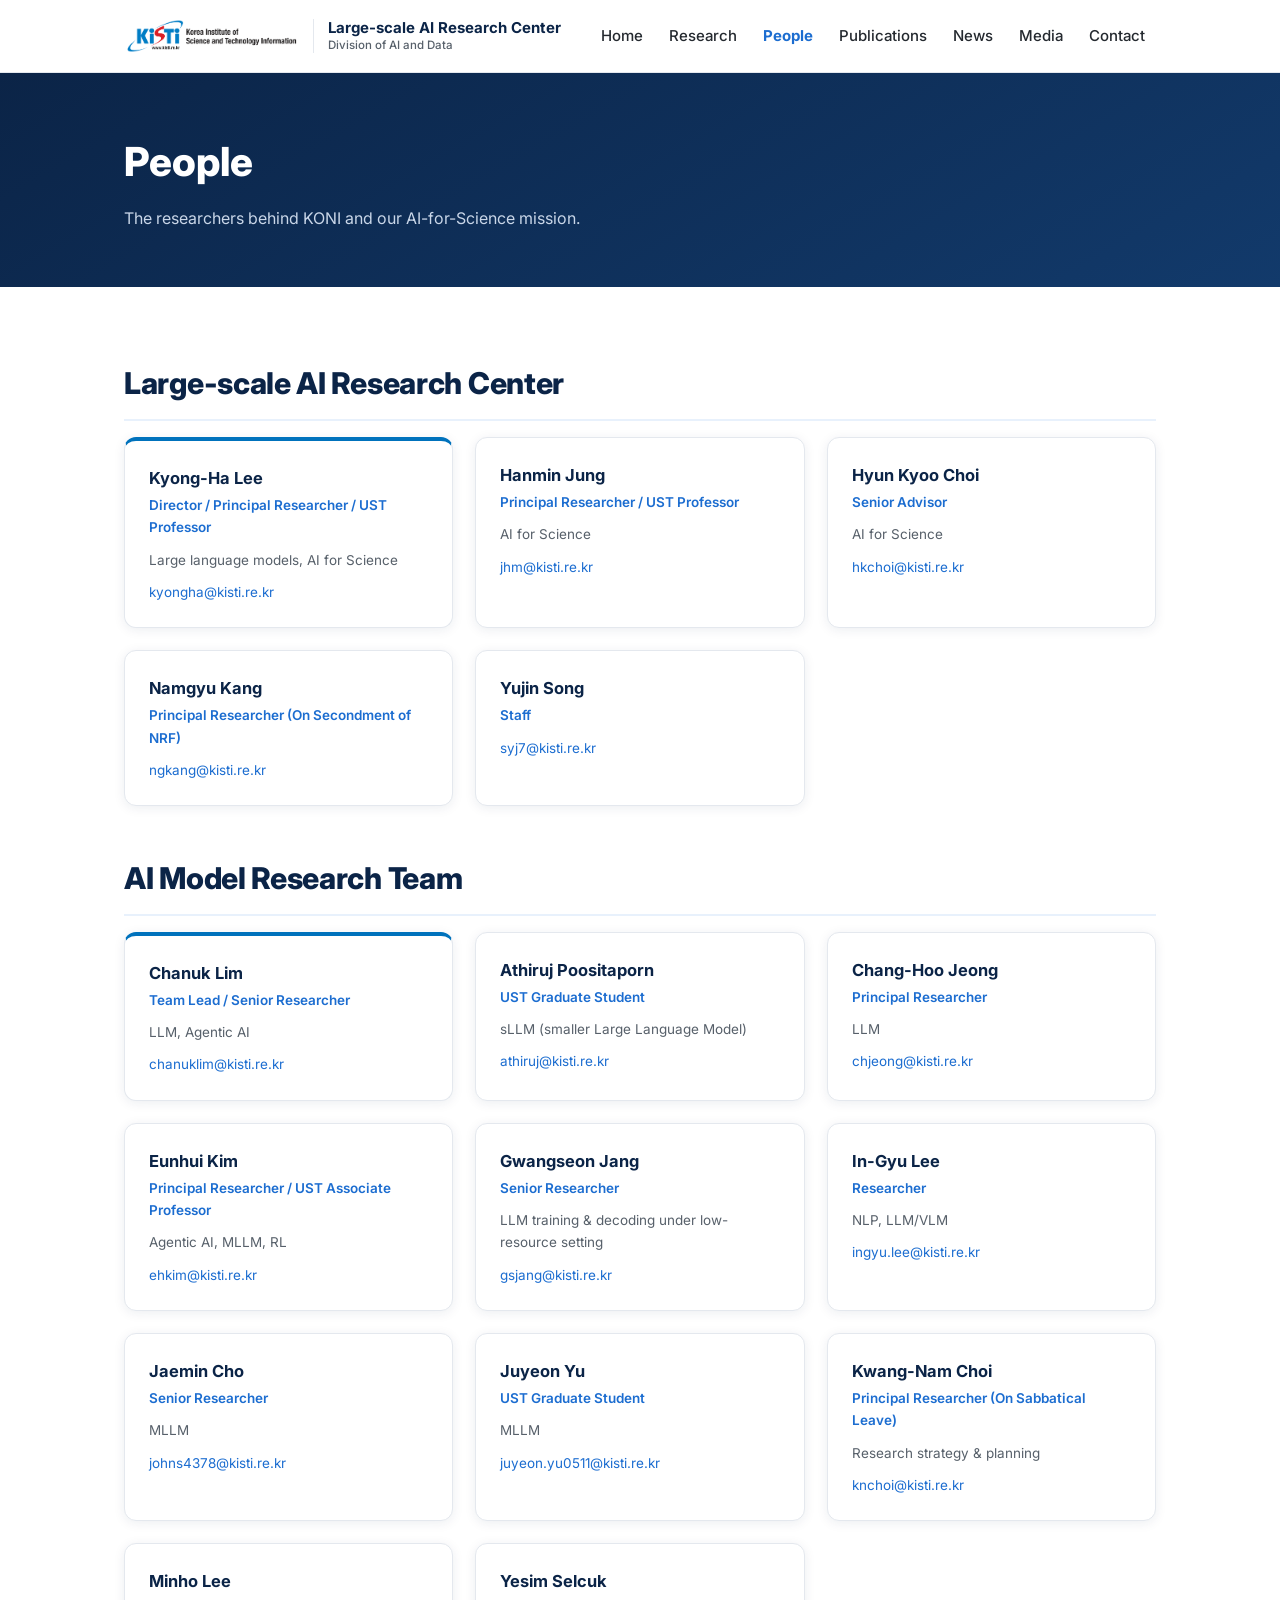
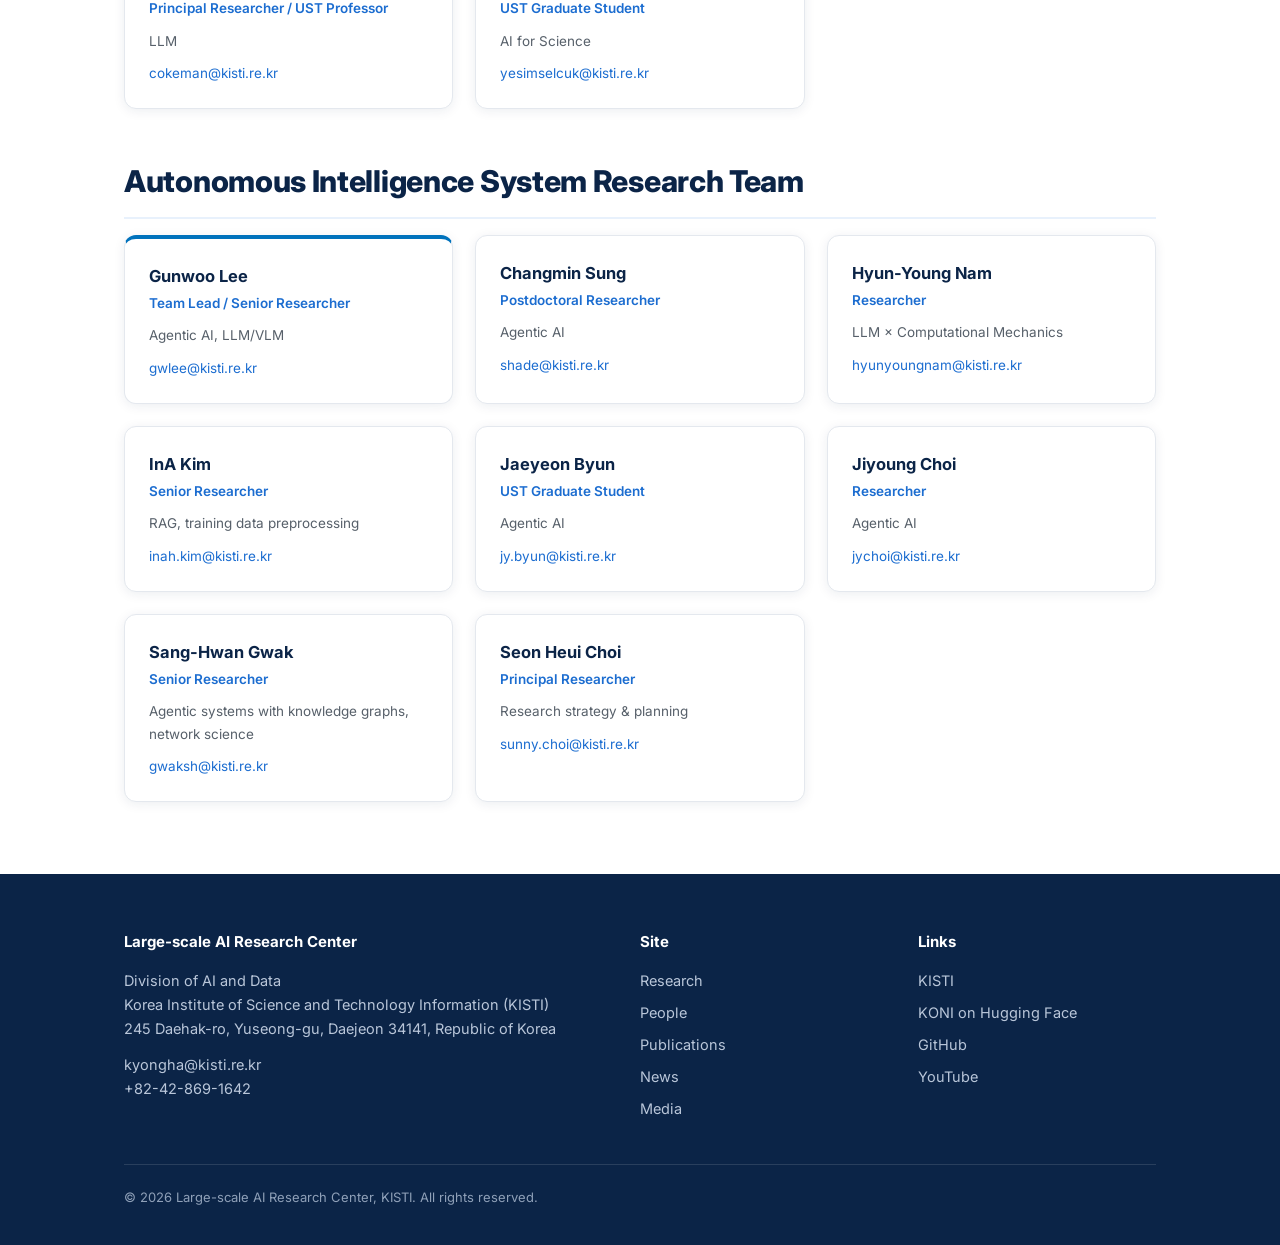
<file: people.html>
<!DOCTYPE html>
<html lang="en">
<head>
  <meta charset="UTF-8" />
  <meta name="viewport" content="width=device-width, initial-scale=1.0" />
  <title>KISTI-AI Research | People</title>
  <meta name="description" content="Members of the Large-scale AI Research Center, Division of AI and Data, KISTI." />
  <link rel="preconnect" href="https://fonts.googleapis.com" />
  <link rel="preconnect" href="https://fonts.gstatic.com" crossorigin />
  <link href="https://fonts.googleapis.com/css2?family=Inter:wght@400;500;600;700;800&family=Noto+Sans+KR:wght@400;500;700&display=swap" rel="stylesheet" />
  <link rel="icon" type="image/png" sizes="32x32" href="images/favicon-32.png" />
  <link rel="icon" type="image/png" sizes="192x192" href="images/favicon-192.png" />
  <link rel="apple-touch-icon" href="images/apple-touch-icon.png" />
  <!-- Bump ?v= whenever style.css changes, so browsers never pair cached CSS with new HTML. -->
  <link rel="stylesheet" href="assets/css/style.css?v=2026-11-05d" />
</head>
<body>

  <header class="site-header">
    <div class="container nav-wrap">
      <a class="brand" href="index.html">
        <img src="images/KISTI_logo.png" alt="KISTI — Korea Institute of Science and Technology Information" />
        <span class="brand-text">
          <span class="brand-name">Large-scale AI Research Center</span>
          <span class="brand-sub">Division of AI and Data</span>
        </span>
      </a>
      <button class="nav-toggle" aria-label="Toggle navigation" aria-expanded="false">☰</button>
      <nav class="site-nav">
        <ul>
          <li><a href="index.html">Home</a></li>
          <li><a href="research.html">Research</a></li>
          <li><a href="people.html" class="active">People</a></li>
          <li><a href="publications.html">Publications</a></li>
          <li><a href="news.html">News</a></li>
          <li><a href="media.html">Media</a></li>
          <li><a href="index.html#contact">Contact</a></li>
        </ul>
      </nav>
    </div>
  </header>

  <section class="page-hero">
    <div class="container">
      <h1>People</h1>
      <p>The researchers behind KONI and our AI-for-Science mission.</p>
    </div>
  </section>

  <section class="section">
    <div class="container">

      <!-- ================================================================
           HOW TO ADD A MEMBER
           Copy one of the <div class="person"> blocks below, then edit:
             - .name    : full name
             - .role    : position (e.g., Principal Researcher, Senior Researcher)
             - .interest: research interests
             - .links   : email / homepage / Google Scholar (optional)
           ================================================================ -->

      <h2 class="group-title">Large-scale AI Research Center</h2>
      <div class="people-grid">
        <div class="person lead-card">
          <div class="name"><a href="https://www.researchgate.net/profile/Kyong-Ha-Lee" target="_blank" rel="noopener">Kyong-Ha Lee</a></div>
          <div class="role">Director / Principal Researcher / UST Professor</div>
          <div class="interest">Large language models, AI for Science</div>
          <div class="links"><a href="mailto:kyongha@kisti.re.kr">kyongha@kisti.re.kr</a></div>
        </div>
        <div class="person">
          <div class="name">Hanmin Jung</div>
          <div class="role">Principal Researcher / UST Professor</div>
          <div class="interest">AI for Science</div>
          <div class="links"><a href="mailto:jhm@kisti.re.kr">jhm@kisti.re.kr</a></div>
        </div>
        <div class="person">
          <div class="name">Hyun Kyoo Choi</div>
          <div class="role">Senior Advisor</div>
          <div class="interest">AI for Science</div>
          <div class="links"><a href="mailto:hkchoi@kisti.re.kr">hkchoi@kisti.re.kr</a></div>
        </div>
        <div class="person">
          <div class="name">Namgyu Kang</div>
          <div class="role">Principal Researcher (On Secondment of NRF)</div>
          <div class="links"><a href="mailto:ngkang@kisti.re.kr">ngkang@kisti.re.kr</a></div>
        </div>
        <div class="person">
          <div class="name">Yujin Song</div>
          <div class="role">Staff</div>
          <div class="links"><a href="mailto:syj7@kisti.re.kr">syj7@kisti.re.kr</a></div>
        </div>
      </div>

      <h2 class="group-title">AI Model Research Team</h2>
      <div class="people-grid">
        <div class="person lead-card">
          <div class="name">Chanuk Lim</div>
          <div class="role">Team Lead / Senior Researcher</div>
          <div class="interest">LLM, Agentic AI</div>
          <div class="links"><a href="mailto:chanuklim@kisti.re.kr">chanuklim@kisti.re.kr</a></div>
        </div>
        <div class="person">
          <div class="name">Athiruj Poositaporn</div>
          <div class="role">UST Graduate Student</div>
          <div class="interest">sLLM (smaller Large Language Model)</div>
          <div class="links"><a href="mailto:athiruj@kisti.re.kr">athiruj@kisti.re.kr</a></div>
        </div>
        <div class="person">
          <div class="name">Chang-Hoo Jeong</div>
          <div class="role">Principal Researcher</div>
          <div class="interest">LLM</div>
          <div class="links"><a href="mailto:chjeong@kisti.re.kr">chjeong@kisti.re.kr</a></div>
        </div>
        <div class="person">
          <div class="name">Eunhui Kim</div>
          <div class="role">Principal Researcher / UST Associate Professor</div>
          <div class="interest">Agentic AI, MLLM, RL</div>
          <div class="links"><a href="mailto:ehkim@kisti.re.kr">ehkim@kisti.re.kr</a></div>
        </div>
        <div class="person">
          <div class="name">Gwangseon Jang</div>
          <div class="role">Senior Researcher</div>
          <div class="interest">LLM training &amp; decoding under low-resource setting</div>
          <div class="links"><a href="mailto:gsjang@kisti.re.kr">gsjang@kisti.re.kr</a></div>
        </div>
        <div class="person">
          <div class="name">In-Gyu Lee</div>
          <div class="role">Researcher</div>
          <div class="interest">NLP, LLM/VLM</div>
          <div class="links"><a href="mailto:ingyu.lee@kisti.re.kr">ingyu.lee@kisti.re.kr</a></div>
        </div>
        <div class="person">
          <div class="name">Jaemin Cho</div>
          <div class="role">Senior Researcher</div>
          <div class="interest">MLLM</div>
          <div class="links"><a href="mailto:johns4378@kisti.re.kr">johns4378@kisti.re.kr</a></div>
        </div>
        <div class="person">
          <div class="name">Juyeon Yu</div>
          <div class="role">UST Graduate Student</div>
          <div class="interest">MLLM</div>
          <div class="links"><a href="mailto:juyeon.yu0511@kisti.re.kr">juyeon.yu0511@kisti.re.kr</a></div>
        </div>
        <div class="person">
          <div class="name">Kwang-Nam Choi</div>
          <div class="role">Principal Researcher (On Sabbatical Leave)</div>
          <div class="interest">Research strategy &amp; planning</div>
          <div class="links"><a href="mailto:knchoi@kisti.re.kr">knchoi@kisti.re.kr</a></div>
        </div>
        <div class="person">
          <div class="name">Minho Lee</div>
          <div class="role">Principal Researcher / UST Professor</div>
          <div class="interest">LLM</div>
          <div class="links"><a href="mailto:cokeman@kisti.re.kr">cokeman@kisti.re.kr</a></div>
        </div>
        <div class="person">
          <div class="name">Yesim Selcuk</div>
          <div class="role">UST Graduate Student</div>
          <div class="interest">AI for Science</div>
          <div class="links"><a href="mailto:yesimselcuk@kisti.re.kr">yesimselcuk@kisti.re.kr</a></div>
        </div>
      </div>

      <h2 class="group-title">Autonomous Intelligence System Research Team</h2>
      <div class="people-grid">
        <div class="person lead-card">
          <div class="name">Gunwoo Lee</div>
          <div class="role">Team Lead / Senior Researcher</div>
          <div class="interest">Agentic AI, LLM/VLM</div>
          <div class="links"><a href="mailto:gwlee@kisti.re.kr">gwlee@kisti.re.kr</a></div>
        </div>
        <div class="person">
          <div class="name">Changmin Sung</div>
          <div class="role">Postdoctoral Researcher</div>
          <div class="interest">Agentic AI</div>
          <div class="links"><a href="mailto:shade@kisti.re.kr">shade@kisti.re.kr</a></div>
        </div>
        <div class="person">
          <div class="name"><a href="https://github.com/hyunyoungnam" target="_blank" rel="noopener">Hyun-Young Nam</a></div>
          <div class="role">Researcher</div>
          <div class="interest">LLM &times; Computational Mechanics</div>
          <div class="links"><a href="mailto:hyunyoungnam@kisti.re.kr">hyunyoungnam@kisti.re.kr</a></div>
        </div>
        <div class="person">
          <div class="name">InA Kim</div>
          <div class="role">Senior Researcher</div>
          <div class="interest">RAG, training data preprocessing</div>
          <div class="links"><a href="mailto:inah.kim@kisti.re.kr">inah.kim@kisti.re.kr</a></div>
        </div>
        <div class="person">
          <div class="name">Jaeyeon Byun</div>
          <div class="role">UST Graduate Student</div>
          <div class="interest">Agentic AI</div>
          <div class="links"><a href="mailto:jy.byun@kisti.re.kr">jy.byun@kisti.re.kr</a></div>
        </div>
        <div class="person">
          <div class="name">Jiyoung Choi</div>
          <div class="role">Researcher</div>
          <div class="interest">Agentic AI</div>
          <div class="links"><a href="mailto:jychoi@kisti.re.kr">jychoi@kisti.re.kr</a></div>
        </div>
        <div class="person">
          <div class="name">Sang-Hwan Gwak</div>
          <div class="role">Senior Researcher</div>
          <div class="interest">Agentic systems with knowledge graphs, network science</div>
          <div class="links"><a href="mailto:gwaksh@kisti.re.kr">gwaksh@kisti.re.kr</a></div>
        </div>
        <div class="person">
          <div class="name">Seon Heui Choi</div>
          <div class="role">Principal Researcher</div>
          <div class="interest">Research strategy &amp; planning</div>
          <div class="links"><a href="mailto:sunny.choi@kisti.re.kr">sunny.choi@kisti.re.kr</a></div>
        </div>
      </div>

    </div>
  </section>

  <footer class="site-footer" id="contact">
    <div class="container">
      <div class="footer-grid">
        <div>
          <h4>Large-scale AI Research Center</h4>
          <p>
            Division of AI and Data<br />
            Korea Institute of Science and Technology Information (KISTI)<br />
            245 Daehak-ro, Yuseong-gu, Daejeon 34141, Republic of Korea
          </p>
          <p class="footer-contact">
            <a href="mailto:kyongha@kisti.re.kr">kyongha@kisti.re.kr</a><br />
            <a href="tel:+82428691642">+82-42-869-1642</a>
          </p>
        </div>
        <div>
          <h4>Site</h4>
          <ul>
            <li><a href="research.html">Research</a></li>
            <li><a href="people.html">People</a></li>
            <li><a href="publications.html">Publications</a></li>
            <li><a href="news.html">News</a></li>
            <li><a href="media.html">Media</a></li>
          </ul>
        </div>
        <div>
          <h4>Links</h4>
          <ul>
            <li><a href="https://www.kisti.re.kr/eng/" target="_blank" rel="noopener">KISTI</a></li>
            <li><a href="https://huggingface.co/KISTI-KONI" target="_blank" rel="noopener">KONI on Hugging Face</a></li>
            <li><a href="https://github.com/KISTI-KONI" target="_blank" rel="noopener">GitHub</a></li>
            <li><a href="https://www.youtube.com/channel/UCPT6tS04saHyotXBanBHylQ" target="_blank" rel="noopener">YouTube</a></li>
          </ul>
        </div>
      </div>
      <div class="footer-bottom">
        &copy; 2026 Large-scale AI Research Center, KISTI. All rights reserved.
      </div>
    </div>
  </footer>

  <script src="assets/js/main.js"></script>
</body>
</html>
</file>
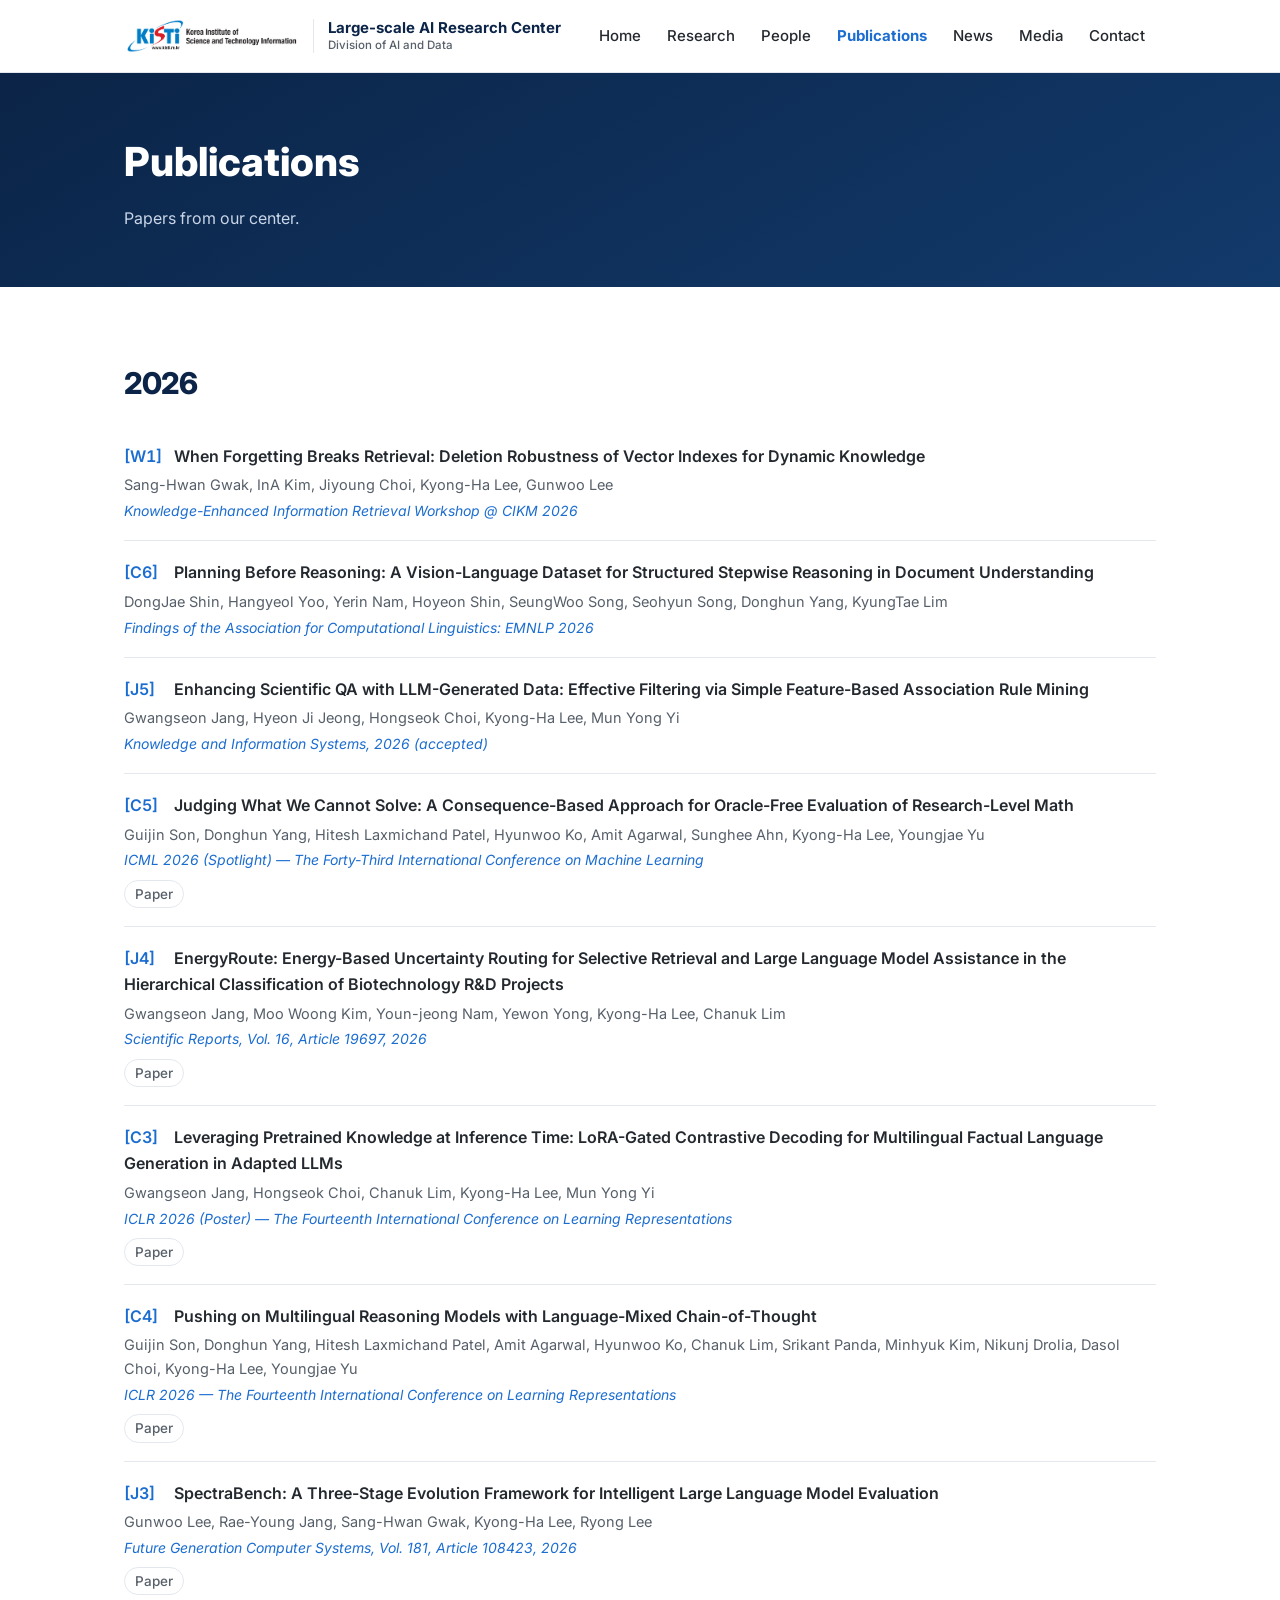
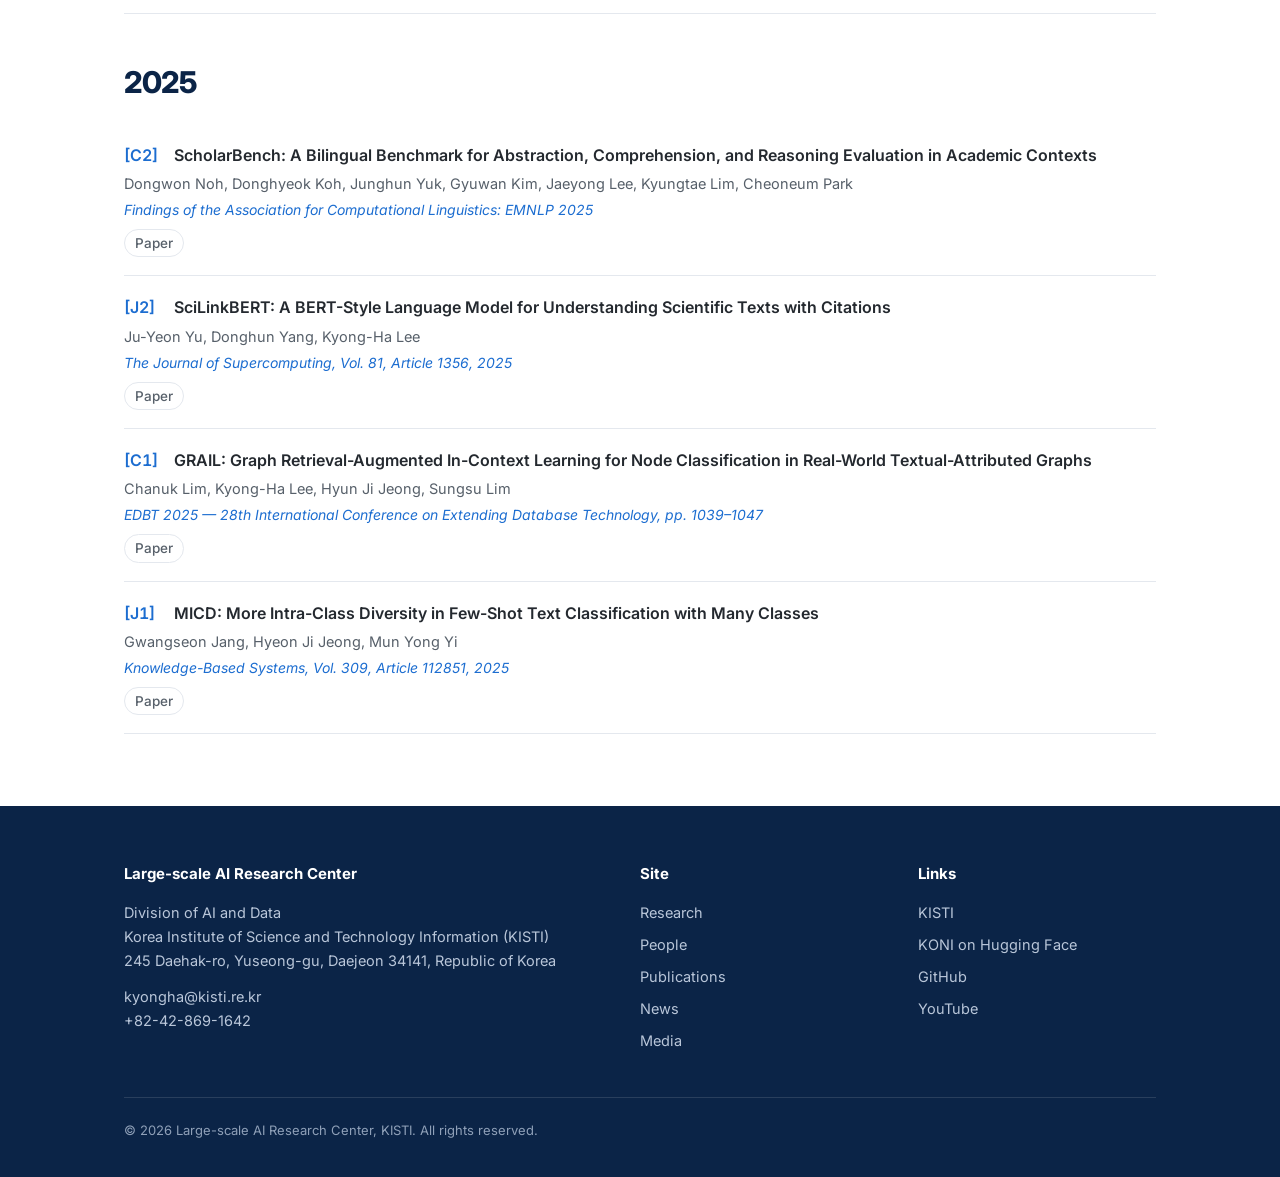
<file: publications.html>
<!DOCTYPE html>
<html lang="en">
<head>
  <meta charset="UTF-8" />
  <meta name="viewport" content="width=device-width, initial-scale=1.0" />
  <title>KISTI-AI Research | Publications</title>
  <meta name="description" content="Publications from the Large-scale AI Research Center, Division of AI and Data, KISTI." />
  <link rel="preconnect" href="https://fonts.googleapis.com" />
  <link rel="preconnect" href="https://fonts.gstatic.com" crossorigin />
  <link href="https://fonts.googleapis.com/css2?family=Inter:wght@400;500;600;700;800&family=Noto+Sans+KR:wght@400;500;700&display=swap" rel="stylesheet" />
  <link rel="icon" type="image/png" sizes="32x32" href="images/favicon-32.png" />
  <link rel="icon" type="image/png" sizes="192x192" href="images/favicon-192.png" />
  <link rel="apple-touch-icon" href="images/apple-touch-icon.png" />
  <!-- Bump ?v= whenever style.css changes, so browsers never pair cached CSS with new HTML. -->
  <link rel="stylesheet" href="assets/css/style.css?v=2026-11-05d" />
</head>
<body>

  <header class="site-header">
    <div class="container nav-wrap">
      <a class="brand" href="index.html">
        <img src="images/KISTI_logo.png" alt="KISTI — Korea Institute of Science and Technology Information" />
        <span class="brand-text">
          <span class="brand-name">Large-scale AI Research Center</span>
          <span class="brand-sub">Division of AI and Data</span>
        </span>
      </a>
      <button class="nav-toggle" aria-label="Toggle navigation" aria-expanded="false">☰</button>
      <nav class="site-nav">
        <ul>
          <li><a href="index.html">Home</a></li>
          <li><a href="research.html">Research</a></li>
          <li><a href="people.html">People</a></li>
          <li><a href="publications.html" class="active">Publications</a></li>
          <li><a href="news.html">News</a></li>
          <li><a href="media.html">Media</a></li>
          <li><a href="index.html#contact">Contact</a></li>
        </ul>
      </nav>
    </div>
  </header>

  <section class="page-hero">
    <div class="container">
      <h1>Publications</h1>
      <p>Papers from our center.</p>
    </div>
  </section>

  <section class="section">
    <div class="container">

      <!-- ================================================================
           HOW TO ADD A PUBLICATION
           Copy one of the <li> blocks below under the right year, then edit:
             - .pub-label   : [J#] journal article, [C#] conference paper,
                              [W#] workshop paper. Each series is numbered
                              independently. Numbering runs OLDEST FIRST
                              and is continuous across years, so a new paper
                              simply takes the next unused number in its
                              series and existing labels never change.
             - .pub-title   : paper title
             - .pub-authors : author list
             - .pub-venue   : conference/journal name and year
             - .pub-links   : Paper / Code / Model links (delete unused ones)

           Entries are listed NEWEST FIRST by publication date. Papers sharing
           one venue (e.g. two ICLR 2026 papers) are ordered alphabetically by
           title, and their labels follow that same order.
           ================================================================ -->

      <h2 class="pub-year">2026</h2>
      <ul class="pub-list">
        <li>
          <div class="pub-title"><span class="pub-label">[W1]</span>When Forgetting Breaks Retrieval: Deletion Robustness of Vector Indexes for Dynamic Knowledge</div>
          <div class="pub-authors">Sang-Hwan Gwak, InA Kim, Jiyoung Choi, Kyong-Ha Lee, Gunwoo Lee</div>
          <div class="pub-venue">Knowledge-Enhanced Information Retrieval Workshop @ CIKM 2026</div>
        </li>
        <li>
          <div class="pub-title"><span class="pub-label">[C6]</span>Planning Before Reasoning: A Vision-Language Dataset for Structured Stepwise Reasoning in Document Understanding</div>
          <div class="pub-authors">DongJae Shin, Hangyeol Yoo, Yerin Nam, Hoyeon Shin, SeungWoo Song, Seohyun Song, Donghun Yang, KyungTae Lim</div>
          <div class="pub-venue">Findings of the Association for Computational Linguistics: EMNLP 2026</div>
        </li>
        <!-- HELD: both papers are still in major revision (as of 2026-11). Do not
             publish until accepted. Labels J6 and J7 stay reserved for them; the next
             journal paper takes J8.
        <li>
          <div class="pub-title"><span class="pub-label">[J7]</span>Semantic Failure-State Transitions Across Heterogeneous Rerankers in Scientific Retrieval</div>
          <div class="pub-authors">InA Kim, Chanuk Lim, Sang-Hwan Gwak, Ji-Young Choi, Kyong-Ha Lee, Gunwoo Lee</div>
          <div class="pub-venue">Journal of Intelligent Information Systems, 2026 (under revision)</div>
        </li>
        <li>
          <div class="pub-title"><span class="pub-label">[J6]</span>An Open Pipeline for Domain-Adaptive Instruction Tuning of Korean Defense Large Language Models</div>
          <div class="pub-authors">Sang-Hwan Gwak, Ji-Young Choi, Chang-Hoo Jeong, InA Kim, Kyong-Ha Lee, Gunwoo Lee</div>
          <div class="pub-venue">PeerJ Computer Science, 2026 (under revision)</div>
        </li>
        -->
        <li>
          <div class="pub-title"><span class="pub-label">[J5]</span>Enhancing Scientific QA with LLM-Generated Data: Effective Filtering via Simple Feature-Based Association Rule Mining</div>
          <div class="pub-authors">Gwangseon Jang, Hyeon Ji Jeong, Hongseok Choi, Kyong-Ha Lee, Mun Yong Yi</div>
          <div class="pub-venue">Knowledge and Information Systems, 2026 (accepted)</div>
        </li>
        <li>
          <div class="pub-title"><span class="pub-label">[C5]</span>Judging What We Cannot Solve: A Consequence-Based Approach for Oracle-Free Evaluation of Research-Level Math</div>
          <div class="pub-authors">Guijin Son, Donghun Yang, Hitesh Laxmichand Patel, Hyunwoo Ko, Amit Agarwal, Sunghee Ahn, Kyong-Ha Lee, Youngjae Yu</div>
          <div class="pub-venue">ICML 2026 (Spotlight)&nbsp;— The Forty-Third International Conference on Machine Learning</div>
          <div class="pub-links">
            <a href="https://arxiv.org/abs/2602.06291" target="_blank" rel="noopener">Paper</a>
          </div>
        </li>
        <li>
          <div class="pub-title"><span class="pub-label">[J4]</span>EnergyRoute: Energy-Based Uncertainty Routing for Selective Retrieval and Large Language Model Assistance in the Hierarchical Classification of Biotechnology R&amp;D Projects</div>
          <div class="pub-authors">Gwangseon Jang, Moo Woong Kim, Youn-jeong Nam, Yewon Yong, Kyong-Ha Lee, Chanuk Lim</div>
          <div class="pub-venue">Scientific Reports, Vol. 16, Article 19697, 2026</div>
          <div class="pub-links">
            <a href="https://doi.org/10.1038/s41598-026-49886-1" target="_blank" rel="noopener">Paper</a>
          </div>
        </li>
        <li>
          <div class="pub-title"><span class="pub-label">[C3]</span>Leveraging Pretrained Knowledge at Inference Time: LoRA-Gated Contrastive Decoding for Multilingual Factual Language Generation in Adapted LLMs</div>
          <div class="pub-authors">Gwangseon Jang, Hongseok Choi, Chanuk Lim, Kyong-Ha Lee, Mun Yong Yi</div>
          <div class="pub-venue">ICLR 2026 (Poster)&nbsp;— The Fourteenth International Conference on Learning Representations</div>
          <div class="pub-links">
            <a href="https://openreview.net/forum?id=vzlDdOzXAh" target="_blank" rel="noopener">Paper</a>
          </div>
        </li>
        <li>
          <div class="pub-title"><span class="pub-label">[C4]</span>Pushing on Multilingual Reasoning Models with Language-Mixed Chain-of-Thought</div>
          <div class="pub-authors">Guijin Son, Donghun Yang, Hitesh Laxmichand Patel, Amit Agarwal, Hyunwoo Ko, Chanuk Lim, Srikant Panda, Minhyuk Kim, Nikunj Drolia, Dasol Choi, Kyong-Ha Lee, Youngjae Yu</div>
          <div class="pub-venue">ICLR 2026&nbsp;— The Fourteenth International Conference on Learning Representations</div>
          <div class="pub-links">
            <a href="https://arxiv.org/abs/2510.04230" target="_blank" rel="noopener">Paper</a>
          </div>
        </li>
        <li>
          <div class="pub-title"><span class="pub-label">[J3]</span>SpectraBench: A Three-Stage Evolution Framework for Intelligent Large Language Model Evaluation</div>
          <div class="pub-authors">Gunwoo Lee, Rae-Young Jang, Sang-Hwan Gwak, Kyong-Ha Lee, Ryong Lee</div>
          <div class="pub-venue">Future Generation Computer Systems, Vol. 181, Article 108423, 2026</div>
          <div class="pub-links">
            <a href="https://doi.org/10.1016/j.future.2026.108423" target="_blank" rel="noopener">Paper</a>
          </div>
        </li>
      </ul>

      <h2 class="pub-year">2025</h2>
      <ul class="pub-list">
        <li>
          <div class="pub-title"><span class="pub-label">[C2]</span>ScholarBench: A Bilingual Benchmark for Abstraction, Comprehension, and Reasoning Evaluation in Academic Contexts</div>
          <div class="pub-authors">Dongwon Noh, Donghyeok Koh, Junghun Yuk, Gyuwan Kim, Jaeyong Lee, Kyungtae Lim, Cheoneum Park</div>
          <div class="pub-venue">Findings of the Association for Computational Linguistics: EMNLP 2025</div>
          <div class="pub-links">
            <a href="https://arxiv.org/abs/2505.16566" target="_blank" rel="noopener">Paper</a>
          </div>
        </li>
        <li>
          <div class="pub-title"><span class="pub-label">[J2]</span>SciLinkBERT: A BERT-Style Language Model for Understanding Scientific Texts with Citations</div>
          <div class="pub-authors">Ju-Yeon Yu, Donghun Yang, Kyong-Ha Lee</div>
          <div class="pub-venue">The Journal of Supercomputing, Vol. 81, Article 1356, 2025</div>
          <div class="pub-links">
            <a href="https://doi.org/10.1007/s11227-025-07838-y" target="_blank" rel="noopener">Paper</a>
          </div>
        </li>
        <li>
          <div class="pub-title"><span class="pub-label">[C1]</span>GRAIL: Graph Retrieval-Augmented In-Context Learning for Node Classification in Real-World Textual-Attributed Graphs</div>
          <div class="pub-authors">Chanuk Lim, Kyong-Ha Lee, Hyun Ji Jeong, Sungsu Lim</div>
          <div class="pub-venue">EDBT 2025&nbsp;— 28th International Conference on Extending Database Technology, pp. 1039–1047</div>
          <div class="pub-links">
            <a href="https://doi.org/10.48786/edbt.2025.87" target="_blank" rel="noopener">Paper</a>
          </div>
        </li>
        <li>
          <div class="pub-title"><span class="pub-label">[J1]</span>MICD: More Intra-Class Diversity in Few-Shot Text Classification with Many Classes</div>
          <div class="pub-authors">Gwangseon Jang, Hyeon Ji Jeong, Mun Yong Yi</div>
          <div class="pub-venue">Knowledge-Based Systems, Vol. 309, Article 112851, 2025</div>
          <div class="pub-links">
            <a href="https://doi.org/10.1016/j.knosys.2024.112851" target="_blank" rel="noopener">Paper</a>
          </div>
        </li>
      </ul>

    </div>
  </section>

  <footer class="site-footer" id="contact">
    <div class="container">
      <div class="footer-grid">
        <div>
          <h4>Large-scale AI Research Center</h4>
          <p>
            Division of AI and Data<br />
            Korea Institute of Science and Technology Information (KISTI)<br />
            245 Daehak-ro, Yuseong-gu, Daejeon 34141, Republic of Korea
          </p>
          <p class="footer-contact">
            <a href="mailto:kyongha@kisti.re.kr">kyongha@kisti.re.kr</a><br />
            <a href="tel:+82428691642">+82-42-869-1642</a>
          </p>
        </div>
        <div>
          <h4>Site</h4>
          <ul>
            <li><a href="research.html">Research</a></li>
            <li><a href="people.html">People</a></li>
            <li><a href="publications.html">Publications</a></li>
            <li><a href="news.html">News</a></li>
            <li><a href="media.html">Media</a></li>
          </ul>
        </div>
        <div>
          <h4>Links</h4>
          <ul>
            <li><a href="https://www.kisti.re.kr/eng/" target="_blank" rel="noopener">KISTI</a></li>
            <li><a href="https://huggingface.co/KISTI-KONI" target="_blank" rel="noopener">KONI on Hugging Face</a></li>
            <li><a href="https://github.com/KISTI-KONI" target="_blank" rel="noopener">GitHub</a></li>
            <li><a href="https://www.youtube.com/channel/UCPT6tS04saHyotXBanBHylQ" target="_blank" rel="noopener">YouTube</a></li>
          </ul>
        </div>
      </div>
      <div class="footer-bottom">
        &copy; 2026 Large-scale AI Research Center, KISTI. All rights reserved.
      </div>
    </div>
  </footer>

  <script src="assets/js/main.js"></script>
</body>
</html>
</file>
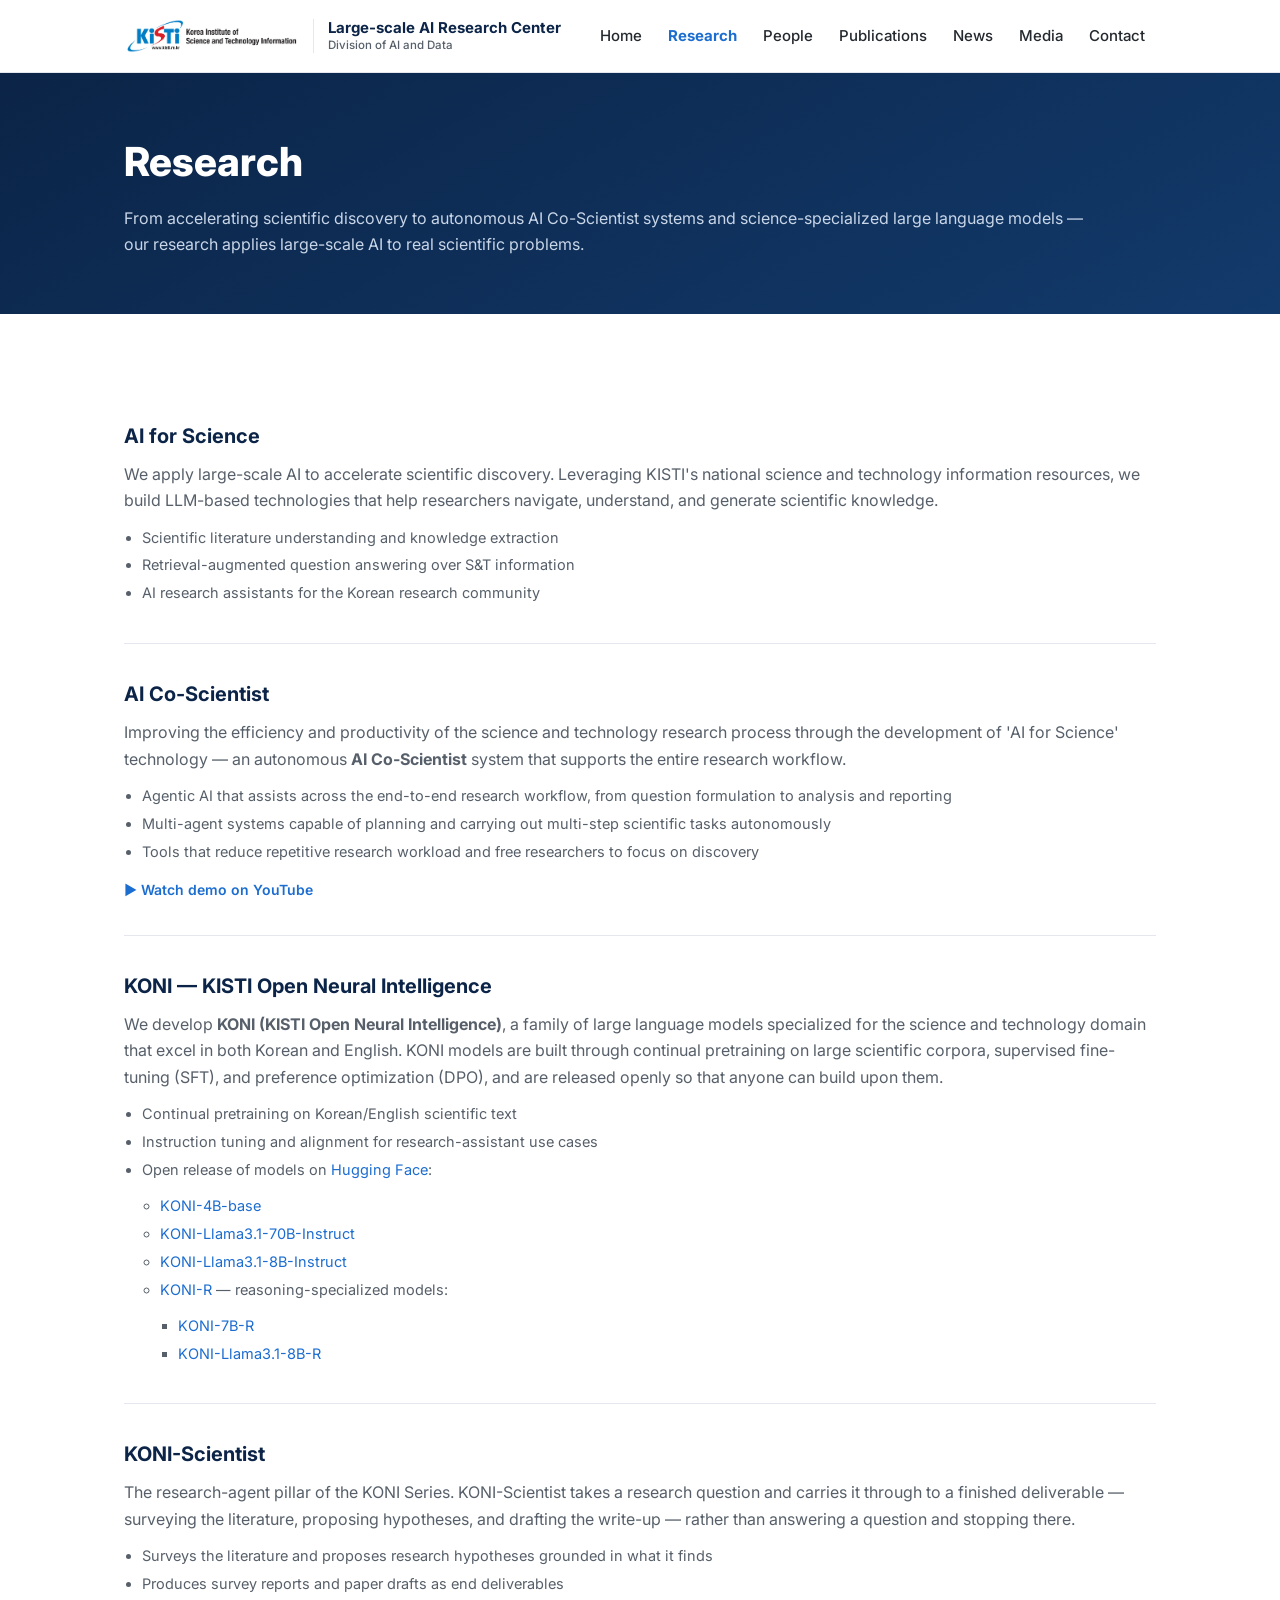
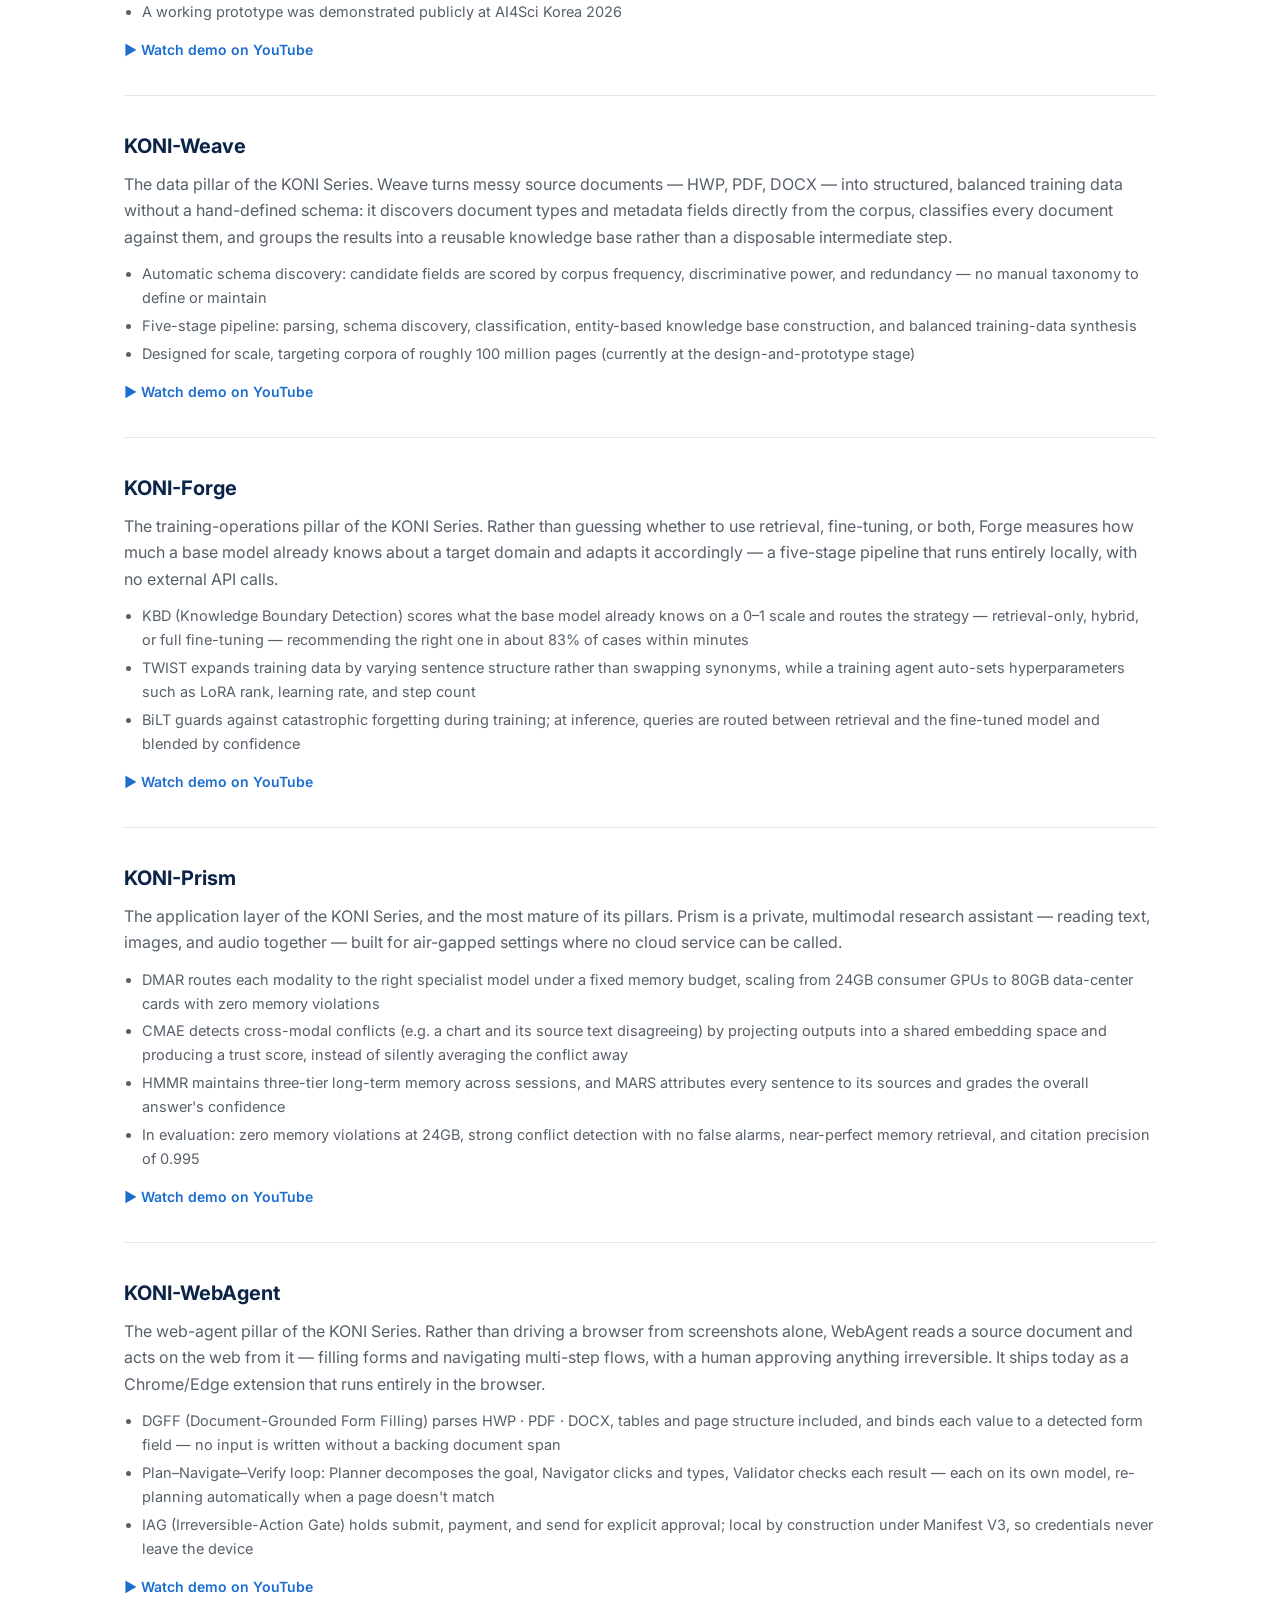
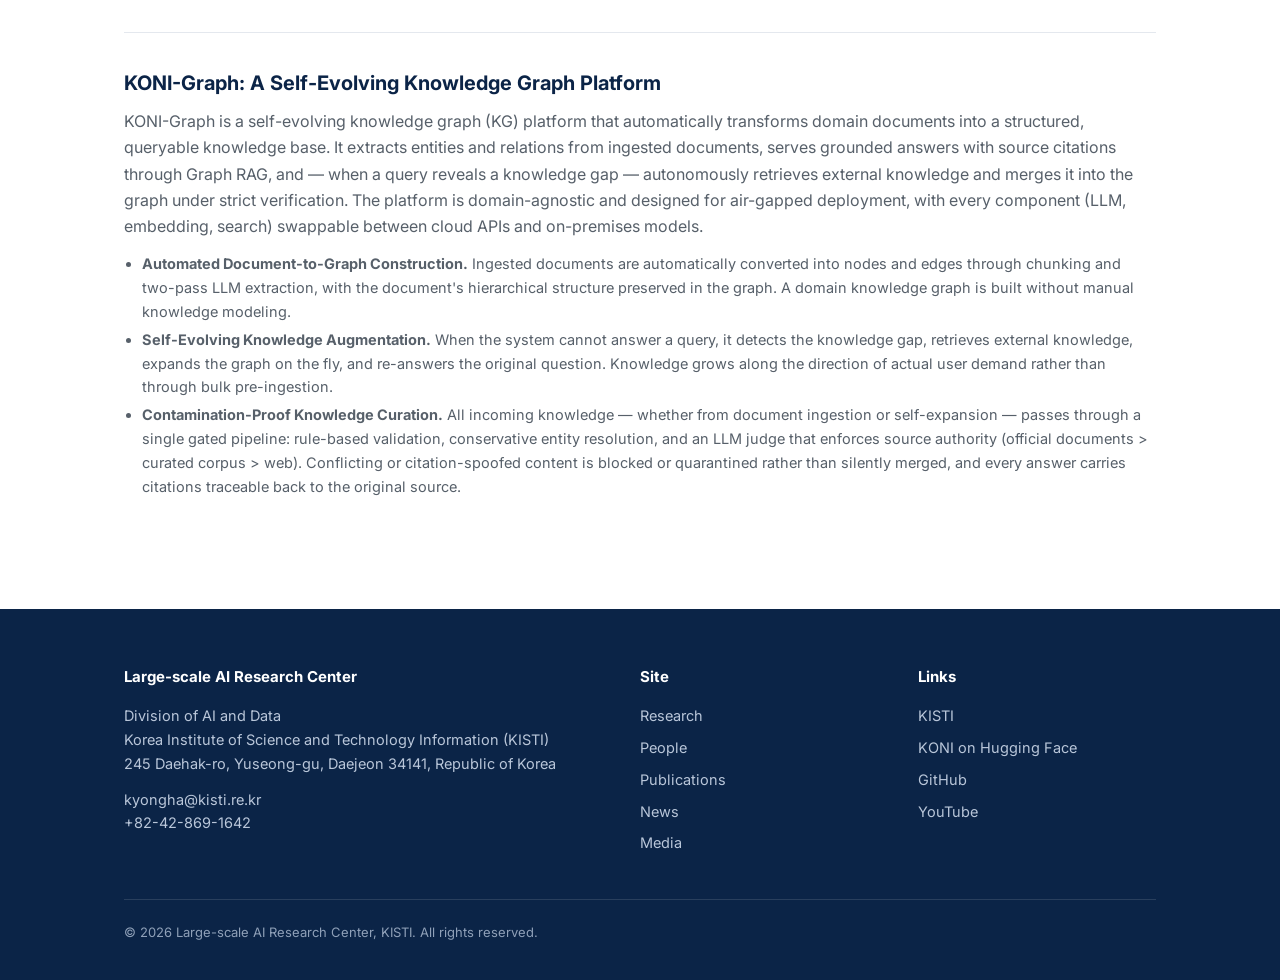
<file: research.html>
<!DOCTYPE html>
<html lang="en">
<head>
  <meta charset="UTF-8" />
  <meta name="viewport" content="width=device-width, initial-scale=1.0" />
  <title>KISTI-AI Research | Research</title>
  <meta name="description" content="Research areas of the Large-scale AI Research Center at KISTI: AI for Science, AI Co-Scientist, and the KONI family of large language models." />
  <link rel="preconnect" href="https://fonts.googleapis.com" />
  <link rel="preconnect" href="https://fonts.gstatic.com" crossorigin />
  <link href="https://fonts.googleapis.com/css2?family=Inter:wght@400;500;600;700;800&family=Noto+Sans+KR:wght@400;500;700&display=swap" rel="stylesheet" />
  <link rel="icon" type="image/png" sizes="32x32" href="images/favicon-32.png" />
  <link rel="icon" type="image/png" sizes="192x192" href="images/favicon-192.png" />
  <link rel="apple-touch-icon" href="images/apple-touch-icon.png" />
  <!-- Bump ?v= whenever style.css changes, so browsers never pair cached CSS with new HTML. -->
  <link rel="stylesheet" href="assets/css/style.css?v=2026-11-05d" />
</head>
<body>

  <header class="site-header">
    <div class="container nav-wrap">
      <a class="brand" href="index.html">
        <img src="images/KISTI_logo.png" alt="KISTI — Korea Institute of Science and Technology Information" />
        <span class="brand-text">
          <span class="brand-name">Large-scale AI Research Center</span>
          <span class="brand-sub">Division of AI and Data</span>
        </span>
      </a>
      <button class="nav-toggle" aria-label="Toggle navigation" aria-expanded="false">☰</button>
      <nav class="site-nav">
        <ul>
          <li><a href="index.html">Home</a></li>
          <li><a href="research.html" class="active">Research</a></li>
          <li><a href="people.html">People</a></li>
          <li><a href="publications.html">Publications</a></li>
          <li><a href="news.html">News</a></li>
          <li><a href="media.html">Media</a></li>
          <li><a href="index.html#contact">Contact</a></li>
        </ul>
      </nav>
    </div>
  </header>

  <section class="page-hero">
    <div class="container">
      <h1>Research</h1>
      <p>
        From accelerating scientific discovery to autonomous <span class="nowrap">AI Co-Scientist</span> systems and
        <span class="nowrap">science-specialized</span> large language models&nbsp;—<br class="sb" />
        our research applies large-scale AI to real scientific problems.
      </p>
    </div>
  </section>

  <section class="section">
    <div class="container">

      <div class="research-block" id="ai-for-science">
        <div>
          <h3>AI for Science</h3>
          <p>
            We apply large-scale AI to accelerate scientific discovery. Leveraging KISTI's
            national science and technology information resources, we build LLM-based
            technologies that help researchers navigate, understand, and generate
            scientific knowledge.
          </p>
          <ul>
            <li>Scientific literature understanding and knowledge extraction</li>
            <li>Retrieval-augmented question answering over S&amp;T information</li>
            <li>AI research assistants for the Korean research community</li>
          </ul>
        </div>
      </div>

      <div class="research-block" id="ai-co-scientist">
        <div>
          <h3><a href="AI_Co-Scientist_promo_v6.html">AI Co-Scientist</a></h3>
          <p>
            Improving the efficiency and productivity of the science and technology research
            process through the development of 'AI for Science' technology&nbsp;— an autonomous
            <strong>AI Co-Scientist</strong> system that supports the entire research workflow.
          </p>
          <ul>
            <li>Agentic AI that assists across the end-to-end research workflow, from question formulation to analysis and reporting</li>
            <li>Multi-agent systems capable of planning and carrying out multi-step scientific tasks autonomously</li>
            <li>Tools that reduce repetitive research workload and free researchers to focus on discovery</li>
          </ul>
          <p class="video-link">
            <a href="https://youtu.be/V6-Sa48h1ow" target="_blank" rel="noopener">▶ Watch demo on YouTube</a>
          </p>
        </div>
      </div>

      <div class="research-block" id="koni">
        <div>
          <h3>KONI&nbsp;— KISTI Open Neural Intelligence</h3>
          <p>
            We develop <strong>KONI (KISTI Open Neural Intelligence)</strong>, a family of
            large language models specialized for the science and technology domain that
            excel in both Korean and English. KONI models are built through continual
            pretraining on large scientific corpora, supervised fine-tuning (SFT), and
            preference optimization (DPO), and are released openly so that anyone can
            build upon them.
          </p>
          <ul>
            <li>Continual pretraining on Korean/English scientific text</li>
            <li>Instruction tuning and alignment for research-assistant use cases</li>
            <li>
              Open release of models on <a href="https://huggingface.co/KISTI-KONI" target="_blank" rel="noopener">Hugging Face</a>:
              <ul>
                <li><a href="https://huggingface.co/KISTI-KONI/KONI-4B-base-20250819" target="_blank" rel="noopener">KONI-4B-base</a></li>
                <li><a href="https://huggingface.co/KISTI-KONI/KONI-Llama3.1-70B-Instruct-20241115" target="_blank" rel="noopener">KONI-Llama3.1-70B-Instruct</a></li>
                <li><a href="https://huggingface.co/KISTI-KONI/KONI-Llama3.1-8B-Instruct-20241024" target="_blank" rel="noopener">KONI-Llama3.1-8B-Instruct</a></li>
                <li>
                  <a href="https://huggingface.co/collections/KISTI-KONI/koni-r" target="_blank" rel="noopener">KONI-R</a>&nbsp;— reasoning-specialized models:
                  <ul>
                    <li><a href="https://huggingface.co/KISTI-KONI/KONI-7B-R-20250831" target="_blank" rel="noopener">KONI-7B-R</a></li>
                    <li><a href="https://huggingface.co/KISTI-KONI/KONI-Llama3.1-8B-R-20250831" target="_blank" rel="noopener">KONI-Llama3.1-8B-R</a></li>
                  </ul>
                </li>
              </ul>
            </li>
          </ul>
        </div>
      </div>

      <div class="research-block" id="koni-scientist">
        <div>
          <h3>KONI-Scientist</h3>
          <p>
            The research-agent pillar of the KONI Series. KONI-Scientist takes a research
            question and carries it through to a finished deliverable&nbsp;— surveying the
            literature, proposing hypotheses, and drafting the write-up&nbsp;— rather than
            answering a question and stopping there.
          </p>
          <ul>
            <li>Surveys the literature and proposes research hypotheses grounded in what it finds</li>
            <li>Produces survey reports and paper drafts as end deliverables</li>
            <li>A working prototype was demonstrated publicly at AI4Sci Korea 2026</li>
          </ul>
          <p class="video-link">
            <a href="https://youtu.be/0Ln1VdfsJ-4" target="_blank" rel="noopener">▶ Watch demo on YouTube</a>
          </p>
        </div>
      </div>

      <div class="research-block" id="koni-weave">
        <div>
          <h3>KONI-Weave</h3>
          <p>
            The data pillar of the KONI Series. Weave turns messy source documents&nbsp;— HWP,
            PDF, DOCX&nbsp;— into structured, balanced training data without a hand-defined
            schema: it discovers document types and metadata fields directly from the
            corpus, classifies every document against them, and groups the results into a
            reusable knowledge base rather than a disposable intermediate step.
          </p>
          <ul>
            <li>Automatic schema discovery: candidate fields are scored by corpus frequency, discriminative power, and redundancy&nbsp;— no manual taxonomy to define or maintain</li>
            <li>Five-stage pipeline: parsing, schema discovery, classification, entity-based knowledge base construction, and balanced training-data synthesis</li>
            <li>Designed for scale, targeting corpora of roughly 100 million pages (currently at the design-and-prototype stage)</li>
          </ul>
          <p class="video-link">
            <a href="https://youtu.be/TgniOV9j3K0" target="_blank" rel="noopener">▶ Watch demo on YouTube</a>
          </p>
        </div>
      </div>

      <div class="research-block" id="koni-forge">
        <div>
          <h3>KONI-Forge</h3>
          <p>
            The training-operations pillar of the KONI Series. Rather than guessing whether
            to use retrieval, fine-tuning, or both, Forge measures how much a base model
            already knows about a target domain and adapts it accordingly&nbsp;— a five-stage
            pipeline that runs entirely locally, with no external API calls.
          </p>
          <ul>
            <li>KBD (Knowledge Boundary Detection) scores what the base model already knows on a 0–1 scale and routes the strategy&nbsp;— retrieval-only, hybrid, or full fine-tuning&nbsp;— recommending the right one in about 83% of cases within minutes</li>
            <li>TWIST expands training data by varying sentence structure rather than swapping synonyms, while a training agent auto-sets hyperparameters such as LoRA rank, learning rate, and step count</li>
            <li>BiLT guards against catastrophic forgetting during training; at inference, queries are routed between retrieval and the fine-tuned model and blended by confidence</li>
          </ul>
          <p class="video-link">
            <a href="https://youtu.be/9HEOTSzx3l8" target="_blank" rel="noopener">▶ Watch demo on YouTube</a>
          </p>
        </div>
      </div>

      <div class="research-block" id="koni-prism">
        <div>
          <h3>KONI-Prism</h3>
          <p>
            The application layer of the KONI Series, and the most mature of its
            pillars. Prism is a private, multimodal research assistant&nbsp;— reading text,
            images, and audio together&nbsp;— built for air-gapped settings where no cloud
            service can be called.
          </p>
          <ul>
            <li>DMAR routes each modality to the right specialist model under a fixed memory budget, scaling from 24GB consumer GPUs to 80GB data-center cards with zero memory violations</li>
            <li>CMAE detects cross-modal conflicts (e.g. a chart and its source text disagreeing) by projecting outputs into a shared embedding space and producing a trust score, instead of silently averaging the conflict away</li>
            <li>HMMR maintains three-tier long-term memory across sessions, and MARS attributes every sentence to its sources and grades the overall answer's confidence</li>
            <li>In evaluation: zero memory violations at 24GB, strong conflict detection with no false alarms, near-perfect memory retrieval, and citation precision of 0.995</li>
          </ul>
          <p class="video-link">
            <a href="https://youtu.be/H_Izp7f24e4" target="_blank" rel="noopener">▶ Watch demo on YouTube</a>
          </p>
        </div>
      </div>

      <div class="research-block" id="koni-webagent">
        <div>
          <h3>KONI-WebAgent</h3>
          <p>
            The web-agent pillar of the KONI Series. Rather than driving a browser from
            screenshots alone, WebAgent reads a source document and acts on the web from
            it&nbsp;— filling forms and navigating multi-step flows, with a human approving
            anything irreversible. It ships today as a Chrome/Edge extension that runs
            entirely in the browser.
          </p>
          <ul>
            <li>DGFF (Document-Grounded Form Filling) parses HWP · PDF · DOCX, tables and page structure included, and binds each value to a detected form field&nbsp;— no input is written without a backing document span</li>
            <li>Plan–Navigate–Verify loop: Planner decomposes the goal, Navigator clicks and types, Validator checks each result&nbsp;— each on its own model, re-planning automatically when a page doesn't match</li>
            <li>IAG (Irreversible-Action Gate) holds submit, payment, and send for explicit approval; local by construction under Manifest V3, so credentials never leave the device</li>
          </ul>
          <p class="video-link">
            <a href="https://youtu.be/7qv_BcvHcoM" target="_blank" rel="noopener">▶ Watch demo on YouTube</a>
          </p>
        </div>
      </div>

      <div class="research-block" id="koni-graph">
        <div>
          <h3>KONI-Graph: A Self-Evolving Knowledge Graph Platform</h3>
          <p>
            KONI-Graph is a self-evolving knowledge graph (KG) platform that automatically
            transforms domain documents into a structured, queryable knowledge base. It
            extracts entities and relations from ingested documents, serves grounded
            answers with source citations through Graph RAG, and&nbsp;— when a query reveals a
            knowledge gap&nbsp;— autonomously retrieves external knowledge and merges it into the
            graph under strict verification. The platform is domain-agnostic and designed
            for air-gapped deployment, with every component (LLM, embedding, search)
            swappable between cloud APIs and on-premises models.
          </p>
          <ul>
            <li><strong>Automated Document-to-Graph Construction.</strong> Ingested documents are automatically converted into nodes and edges through chunking and two-pass LLM extraction, with the document's hierarchical structure preserved in the graph. A domain knowledge graph is built without manual knowledge modeling.</li>
            <li><strong>Self-Evolving Knowledge Augmentation.</strong> When the system cannot answer a query, it detects the knowledge gap, retrieves external knowledge, expands the graph on the fly, and re-answers the original question. Knowledge grows along the direction of actual user demand rather than through bulk pre-ingestion.</li>
            <li><strong>Contamination-Proof Knowledge Curation.</strong> All incoming knowledge&nbsp;— whether from document ingestion or self-expansion&nbsp;— passes through a single gated pipeline: rule-based validation, conservative entity resolution, and an LLM judge that enforces source authority (official documents &gt; curated corpus &gt; web). Conflicting or citation-spoofed content is blocked or quarantined rather than silently merged, and every answer carries citations traceable back to the original source.</li>
          </ul>
        </div>
      </div>

    </div>
  </section>

  <footer class="site-footer" id="contact">
    <div class="container">
      <div class="footer-grid">
        <div>
          <h4>Large-scale AI Research Center</h4>
          <p>
            Division of AI and Data<br />
            Korea Institute of Science and Technology Information (KISTI)<br />
            245 Daehak-ro, Yuseong-gu, Daejeon 34141, Republic of Korea
          </p>
          <p class="footer-contact">
            <a href="mailto:kyongha@kisti.re.kr">kyongha@kisti.re.kr</a><br />
            <a href="tel:+82428691642">+82-42-869-1642</a>
          </p>
        </div>
        <div>
          <h4>Site</h4>
          <ul>
            <li><a href="research.html">Research</a></li>
            <li><a href="people.html">People</a></li>
            <li><a href="publications.html">Publications</a></li>
            <li><a href="news.html">News</a></li>
            <li><a href="media.html">Media</a></li>
          </ul>
        </div>
        <div>
          <h4>Links</h4>
          <ul>
            <li><a href="https://www.kisti.re.kr/eng/" target="_blank" rel="noopener">KISTI</a></li>
            <li><a href="https://huggingface.co/KISTI-KONI" target="_blank" rel="noopener">KONI on Hugging Face</a></li>
            <li><a href="https://github.com/KISTI-KONI" target="_blank" rel="noopener">GitHub</a></li>
            <li><a href="https://www.youtube.com/channel/UCPT6tS04saHyotXBanBHylQ" target="_blank" rel="noopener">YouTube</a></li>
          </ul>
        </div>
      </div>
      <div class="footer-bottom">
        &copy; 2026 Large-scale AI Research Center, KISTI. All rights reserved.
      </div>
    </div>
  </footer>

  <script src="assets/js/main.js"></script>
</body>
</html>
</file>
<file: assets/css/style.css>
/* ==========================================================================
   Large-scale AI Research Center @ KISTI — site styles
   ========================================================================== */

:root {
  --navy: #0b2447;
  --navy-2: #123a6b;
  --blue: #1c6dd0;
  --kisti-blue: #0072bc;
  --blue-light: #e8f1fc;
  --accent: #00b3a4;
  --text: #24292f;
  --text-muted: #57606a;
  --border: #e4e8ee;
  --bg: #ffffff;
  --bg-soft: #f6f8fb;
  --radius: 12px;
  --maxw: 1080px;
  --shadow: 0 2px 12px rgba(11, 36, 71, 0.08);
}

* { box-sizing: border-box; margin: 0; padding: 0; }

html { scroll-behavior: smooth; }

body {
  font-family: "Inter", "Noto Sans KR", -apple-system, BlinkMacSystemFont,
    "Segoe UI", Roboto, "Helvetica Neue", Arial, sans-serif;
  color: var(--text);
  background: var(--bg);
  line-height: 1.65;
  font-size: 16px;
}

img { max-width: 100%; display: block; }

a { color: var(--blue); text-decoration: none; }

/* Line breaking: let the browser break lines, never hand-placed <br>s.
   Headings and short lead/intro text balance their line lengths; prose
   avoids leaving a single word on its last line. */
h1, h2, h3, h4 { text-wrap: balance; }
p, li { text-wrap: pretty; }
.nowrap { white-space: nowrap; }

/* <br class="sb"> splits sentences onto their own lines on full-width screens
   only; below the header breakpoint the text flows and balances naturally. */
@media (max-width: 1080px) { br.sb { display: none; } }
a:hover { text-decoration: underline; }

.container {
  max-width: var(--maxw);
  margin: 0 auto;
  padding: 0 24px;
}

/* --------------------------------------------------------------------------
   Header / navigation
   -------------------------------------------------------------------------- */

.site-header {
  position: sticky;
  top: 0;
  z-index: 100;
  background: rgba(255, 255, 255, 0.96);
  backdrop-filter: blur(8px);
  border-bottom: 1px solid var(--border);
}

.nav-wrap {
  display: flex;
  align-items: center;
  justify-content: space-between;
  height: 72px;
  gap: 16px;
}

.brand {
  display: flex;
  align-items: center;
  gap: 14px;
  color: var(--navy);
  font-weight: 700;
  line-height: 1.25;
  min-width: 0;
}
.brand:hover { text-decoration: none; }

.brand img {
  height: 40px;
  width: auto;
  flex-shrink: 0;
}

.brand-text { border-left: 1px solid var(--border); padding-left: 14px; }
.brand-name { font-size: 15px; display: block; white-space: nowrap; }
.brand-sub {
  display: block;
  font-size: 11.5px;
  font-weight: 500;
  color: var(--text-muted);
}

.site-nav ul {
  display: flex;
  gap: 4px;
  list-style: none;
}

.site-nav a {
  display: block;
  padding: 8px 11px;
  border-radius: 8px;
  color: var(--text);
  font-weight: 500;
  font-size: 15px;
  white-space: nowrap;
}
.site-nav a:hover {
  background: var(--blue-light);
  color: var(--blue);
  text-decoration: none;
}
.site-nav a.active {
  color: var(--blue);
  font-weight: 700;
}

.nav-toggle {
  display: none;
  background: none;
  border: none;
  cursor: pointer;
  padding: 8px;
  color: var(--navy);
  font-size: 24px;
  line-height: 1;
}

/* --------------------------------------------------------------------------
   Hero
   -------------------------------------------------------------------------- */

.hero {
  background:
    radial-gradient(1200px 500px at 80% -10%, rgba(0, 179, 164, 0.25), transparent 60%),
    radial-gradient(900px 500px at 10% 110%, rgba(28, 109, 208, 0.35), transparent 60%),
    linear-gradient(150deg, var(--navy) 0%, var(--navy-2) 100%);
  color: #fff;
  padding: 96px 0 88px;
}

.hero-kicker {
  display: inline-block;
  font-size: 13px;
  font-weight: 600;
  letter-spacing: 1.5px;
  text-transform: uppercase;
  color: #9fd8d2;
  margin-bottom: 18px;
}

.hero h1 {
  font-size: clamp(32px, 5vw, 52px);
  line-height: 1.15;
  font-weight: 800;
  letter-spacing: -0.5px;
  max-width: none;
}

.hero p.lead {
  margin-top: 22px;
  font-size: 18px;
  color: #c9d6e8;
  max-width: none;
  text-wrap: balance;
}

.hero-actions { margin-top: 34px; display: flex; gap: 14px; flex-wrap: wrap; }

.btn {
  display: inline-block;
  padding: 12px 24px;
  border-radius: 10px;
  font-weight: 600;
  font-size: 15px;
  transition: transform 0.15s ease, box-shadow 0.15s ease;
}
.btn:hover { text-decoration: none; transform: translateY(-1px); }

.btn-primary { background: var(--accent); color: #04302c; }
.btn-primary:hover { box-shadow: 0 6px 18px rgba(0, 179, 164, 0.4); }

.btn-ghost {
  border: 1px solid rgba(255, 255, 255, 0.4);
  color: #fff;
}
.btn-ghost:hover { background: rgba(255, 255, 255, 0.1); }

/* --------------------------------------------------------------------------
   Sections
   -------------------------------------------------------------------------- */

.section { padding: 72px 0; }
.section.soft { background: var(--bg-soft); }

.section-kicker {
  font-size: 13px;
  font-weight: 700;
  letter-spacing: 1.5px;
  text-transform: uppercase;
  color: var(--blue);
  margin-bottom: 8px;
}

.section h2 {
  font-size: 30px;
  font-weight: 800;
  color: var(--navy);
  letter-spacing: -0.3px;
  margin-bottom: 16px;
}

.section .section-intro {
  color: var(--text-muted);
  margin-bottom: 40px;
}

/* About split layout (text + mascot) */
.about-split {
  display: grid;
  grid-template-columns: 1fr 260px;
  gap: 48px;
  align-items: center;
}
.about-split .mascot {
  max-width: 240px;
  margin: 0 auto;
}
.about-split p + p { margin-top: 14px; }

/* Page hero (interior pages) */
.page-hero {
  background: linear-gradient(150deg, var(--navy) 0%, var(--navy-2) 100%);
  color: #fff;
  padding: 56px 0;
}
.page-hero h1 { font-size: clamp(28px, 4vw, 40px); font-weight: 800; }
.page-hero p { margin-top: 10px; color: #c9d6e8; }

/* --------------------------------------------------------------------------
   Cards
   -------------------------------------------------------------------------- */

.card-grid {
  display: grid;
  grid-template-columns: repeat(auto-fit, minmax(340px, 1fr));
  gap: 22px;
}
.card-grid-2 { grid-template-columns: repeat(2, 1fr); }
@media (max-width: 720px) {
  .card-grid-2 { grid-template-columns: 1fr; }
}

.card {
  background: #fff;
  border: 1px solid var(--border);
  border-radius: var(--radius);
  padding: 28px;
  box-shadow: var(--shadow);
  transition: transform 0.15s ease, box-shadow 0.15s ease;
}
.card:hover { transform: translateY(-3px); box-shadow: 0 8px 24px rgba(11, 36, 71, 0.12); }

.card h3 { font-size: 18px; color: var(--navy); margin-bottom: 10px; }
.card p { font-size: 14.5px; color: var(--text-muted); }

/* --------------------------------------------------------------------------
   News list
   -------------------------------------------------------------------------- */

.news-list { list-style: none; }
/* Direct-child selectors only: a news body may contain its own nested <ul>,
   which must not inherit the flex row / divider styling of an entry. */
.news-list > li {
  display: flex;
  gap: 24px;
  padding: 18px 0;
  border-bottom: 1px solid var(--border);
}
.news-list > li:last-child { border-bottom: none; }
.news-list time {
  flex-shrink: 0;
  width: 110px;
  color: var(--text-muted);
  font-size: 14px;
  font-weight: 600;
}

/* News page: headline plus body text */
.news-body h3 {
  font-size: 16.5px;
  font-weight: 700;
  color: var(--navy);
  margin-bottom: 6px;
}
.news-body p { color: var(--text-muted); font-size: 14.5px; }
/* The global reset strips margins, so space siblings explicitly. */
.news-body > * + * { margin-top: 12px; }
.news-body h4 {
  font-size: 15px;
  font-weight: 700;
  color: var(--navy);
  margin-top: 20px;
}
.news-body ul {
  margin-left: 18px;
  color: var(--text-muted);
  font-size: 14.5px;
}
.news-body ul li { margin-bottom: 8px; }
.news-body ul li:last-child { margin-bottom: 0; }
.news-body ul strong { color: var(--navy); }

/* Photo pair inside a news entry */
.news-figures {
  display: grid;
  /* auto-fit so a lone photo fills the column instead of sitting in half of it */
  grid-template-columns: repeat(auto-fit, minmax(260px, 1fr));
  gap: 12px;
}
.news-figures img {
  display: block;
  width: 100%;
  height: auto;
  border: 1px solid var(--border);
  border-radius: var(--radius);
}

/* Home page: headline-only list, no links — "All news" carries the click */
.news-titles span { font-weight: 600; color: var(--navy); }

/* Entries keep an id so a single item can be linked directly. Such a link
   must clear the sticky 73px header, and the target gets highlighted. */
.news-list > li[id] { scroll-margin-top: 92px; }
.news-list > li:target h3 { color: var(--blue); }

/* --------------------------------------------------------------------------
   People
   -------------------------------------------------------------------------- */

.people-grid {
  display: grid;
  grid-template-columns: repeat(auto-fill, minmax(250px, 1fr));
  gap: 22px;
}

.person {
  background: #fff;
  border: 1px solid var(--border);
  border-radius: var(--radius);
  padding: 24px;
  box-shadow: var(--shadow);
}

.person .name { font-weight: 700; color: var(--navy); font-size: 16.5px; }
.person .name a { color: inherit; }
.person .name a:hover { text-decoration: underline; }
.person .role { font-size: 13.5px; color: var(--blue); margin-top: 2px; font-weight: 600; }
.person .interest { font-size: 13.5px; color: var(--text-muted); margin-top: 10px; }
.person .links { margin-top: 10px; font-size: 13.5px; }

.person.lead-card { border-top: 4px solid var(--kisti-blue); }

.group-title {
  font-size: 21px;
  font-weight: 700;
  color: var(--navy);
  margin: 48px 0 22px;
  padding-bottom: 10px;
  border-bottom: 2px solid var(--blue-light);
}
.group-title:first-of-type { margin-top: 0; }

/* --------------------------------------------------------------------------
   Publications
   -------------------------------------------------------------------------- */

.pub-year {
  font-size: 24px;
  font-weight: 800;
  color: var(--navy);
  margin: 44px 0 8px;
}
.pub-year:first-of-type { margin-top: 0; }

/* Year subsection nested under a .group-title section */
.year-title {
  font-size: 17px;
  font-weight: 700;
  color: var(--blue);
  margin: 30px 0 4px;
}
.year-title:first-of-type { margin-top: 0; }

.pub-list { list-style: none; }
.pub-list li {
  padding: 18px 0;
  border-bottom: 1px solid var(--border);
}
.pub-title { font-weight: 600; color: var(--text); font-size: 16px; }
/* [J1] / [C1] reference tag: J = journal, C = conference, numbered oldest
   first so an entry keeps its label as newer papers are added on top. */
.pub-label {
  display: inline-block;
  min-width: 42px;
  margin-right: 8px;
  color: var(--blue);
  font-variant-numeric: tabular-nums;
}
.pub-authors { font-size: 14.5px; color: var(--text-muted); margin-top: 4px; }
.pub-venue { font-size: 14px; color: var(--blue); font-style: italic; margin-top: 2px; }
.pub-links { margin-top: 8px; font-size: 13.5px; }
.pub-links a {
  display: inline-block;
  margin-right: 8px;
  padding: 2px 10px;
  border: 1px solid var(--border);
  border-radius: 999px;
  color: var(--text-muted);
  font-weight: 500;
}
.pub-links a:hover { border-color: var(--blue); color: var(--blue); text-decoration: none; }

/* --------------------------------------------------------------------------
   Research page
   -------------------------------------------------------------------------- */

.research-block {
  padding: 34px 0;
  border-bottom: 1px solid var(--border);
}
.research-block:last-child { border-bottom: none; }

.research-block h3 { font-size: 20px; color: var(--navy); margin-bottom: 8px; }
.research-block h3 a { color: inherit; }
.research-block p { color: var(--text-muted); }
.research-block ul {
  margin: 12px 0 0 18px;
  color: var(--text-muted);
  font-size: 14.5px;
}
.research-block li { margin-bottom: 4px; }

.video-link { margin-top: 14px; font-size: 14px; font-weight: 600; }
.video-link a { color: var(--blue); }

/* "All news →" style link at the end of a section */
.more-link { margin-top: 20px; font-size: 14.5px; font-weight: 600; }

/* Embedded video (YouTube iframe) — spans the content column, so it lines up
   with the section rules and the news list below it. */
.video-embed,
.video-caption {
  width: 100%;
  max-width: 960px;
}

.video-embed {
  aspect-ratio: 16 / 9;
  margin-top: 18px;
  border-radius: var(--radius);
  overflow: hidden;
  box-shadow: var(--shadow);
  background: #000;
}
.video-embed iframe { display: block; width: 100%; height: 100%; border: 0; }

.video-caption {
  margin-top: 12px;
  font-size: 14.5px;
  color: var(--text-muted);
}

/* Model links (Hugging Face etc.) */
.model-links { margin-top: 14px; }
.model-links a {
  display: inline-block;
  margin: 4px 8px 4px 0;
  padding: 5px 14px;
  border: 1px solid var(--border);
  border-radius: 999px;
  font-size: 13.5px;
  font-weight: 500;
  color: var(--text-muted);
}
.model-links a:hover { border-color: var(--blue); color: var(--blue); text-decoration: none; }

/* --------------------------------------------------------------------------
   Footer
   -------------------------------------------------------------------------- */

.site-footer {
  background: var(--navy);
  color: #b9c6d9;
  padding: 56px 0 36px;
  font-size: 14.5px;
}

.footer-grid {
  display: grid;
  grid-template-columns: 2fr 1fr 1fr;
  gap: 40px;
  margin-bottom: 36px;
}

.site-footer h4 {
  color: #fff;
  font-size: 15px;
  margin-bottom: 14px;
}
.site-footer a { color: #b9c6d9; }
.site-footer a:hover { color: #fff; }
.site-footer ul { list-style: none; }
.site-footer li { margin-bottom: 8px; }

.footer-contact { margin-top: 12px; }

.footer-bottom {
  border-top: 1px solid rgba(255, 255, 255, 0.12);
  padding-top: 22px;
  font-size: 13px;
  color: #8fa0b8;
}

/* --------------------------------------------------------------------------
   Responsive
   -------------------------------------------------------------------------- */

/* The logo, center name and seven menu items need ~1060px side by side;
   below that, fold the menu into the toggle so nothing overlaps or wraps. */
@media (max-width: 1080px) {
  .nav-toggle { display: block; }

  .site-nav {
    position: absolute;
    top: 72px;
    left: 0;
    right: 0;
    background: #fff;
    border-bottom: 1px solid var(--border);
    display: none;
    box-shadow: var(--shadow);
  }
  .site-nav.open { display: block; }
  .site-nav ul { flex-direction: column; padding: 12px 20px; }
  .site-nav a { padding: 12px 10px; }
}

@media (max-width: 860px) {
  .brand-sub { display: none; }
  .brand-name { white-space: normal; }

  .about-split { grid-template-columns: 1fr; }
  .about-split .mascot { max-width: 180px; }

  .footer-grid { grid-template-columns: 1fr; gap: 28px; }

  .news-list > li { flex-direction: column; gap: 4px; }
  .news-figures { grid-template-columns: 1fr; }
}
</file>
